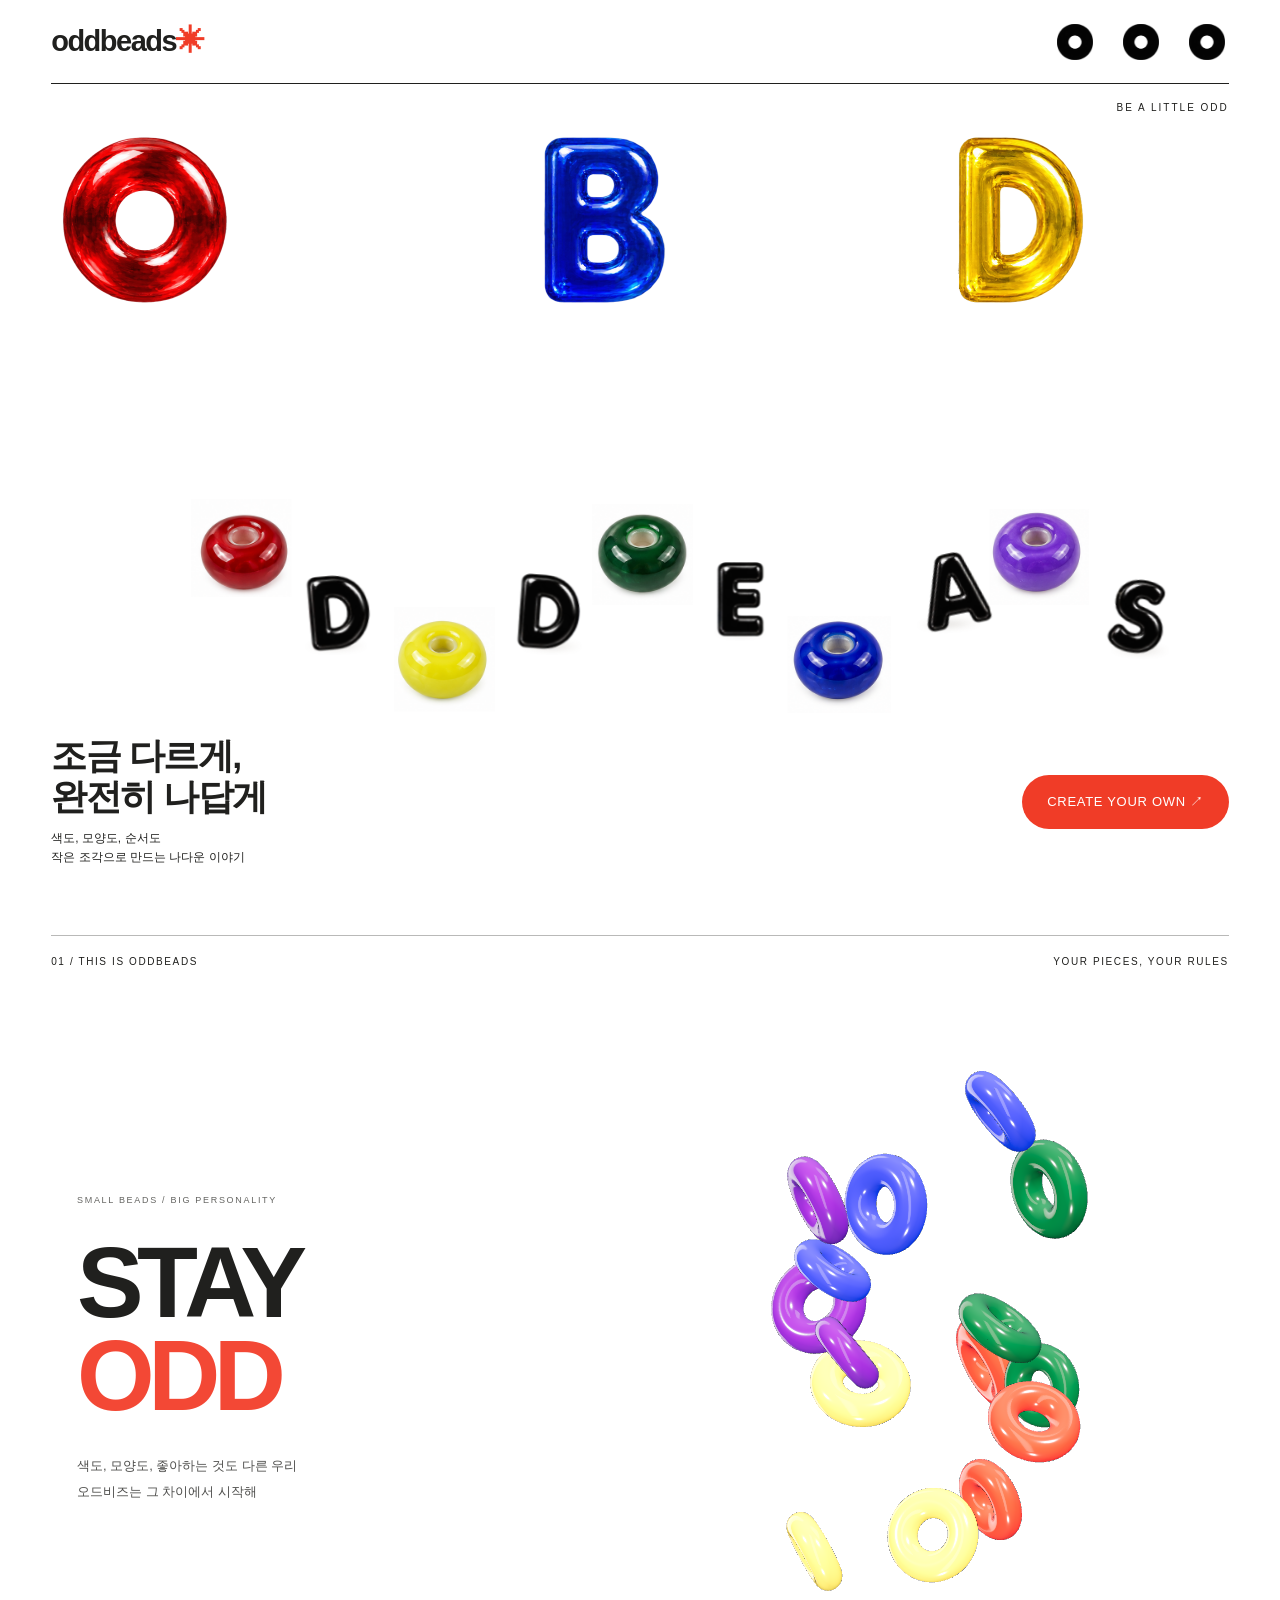
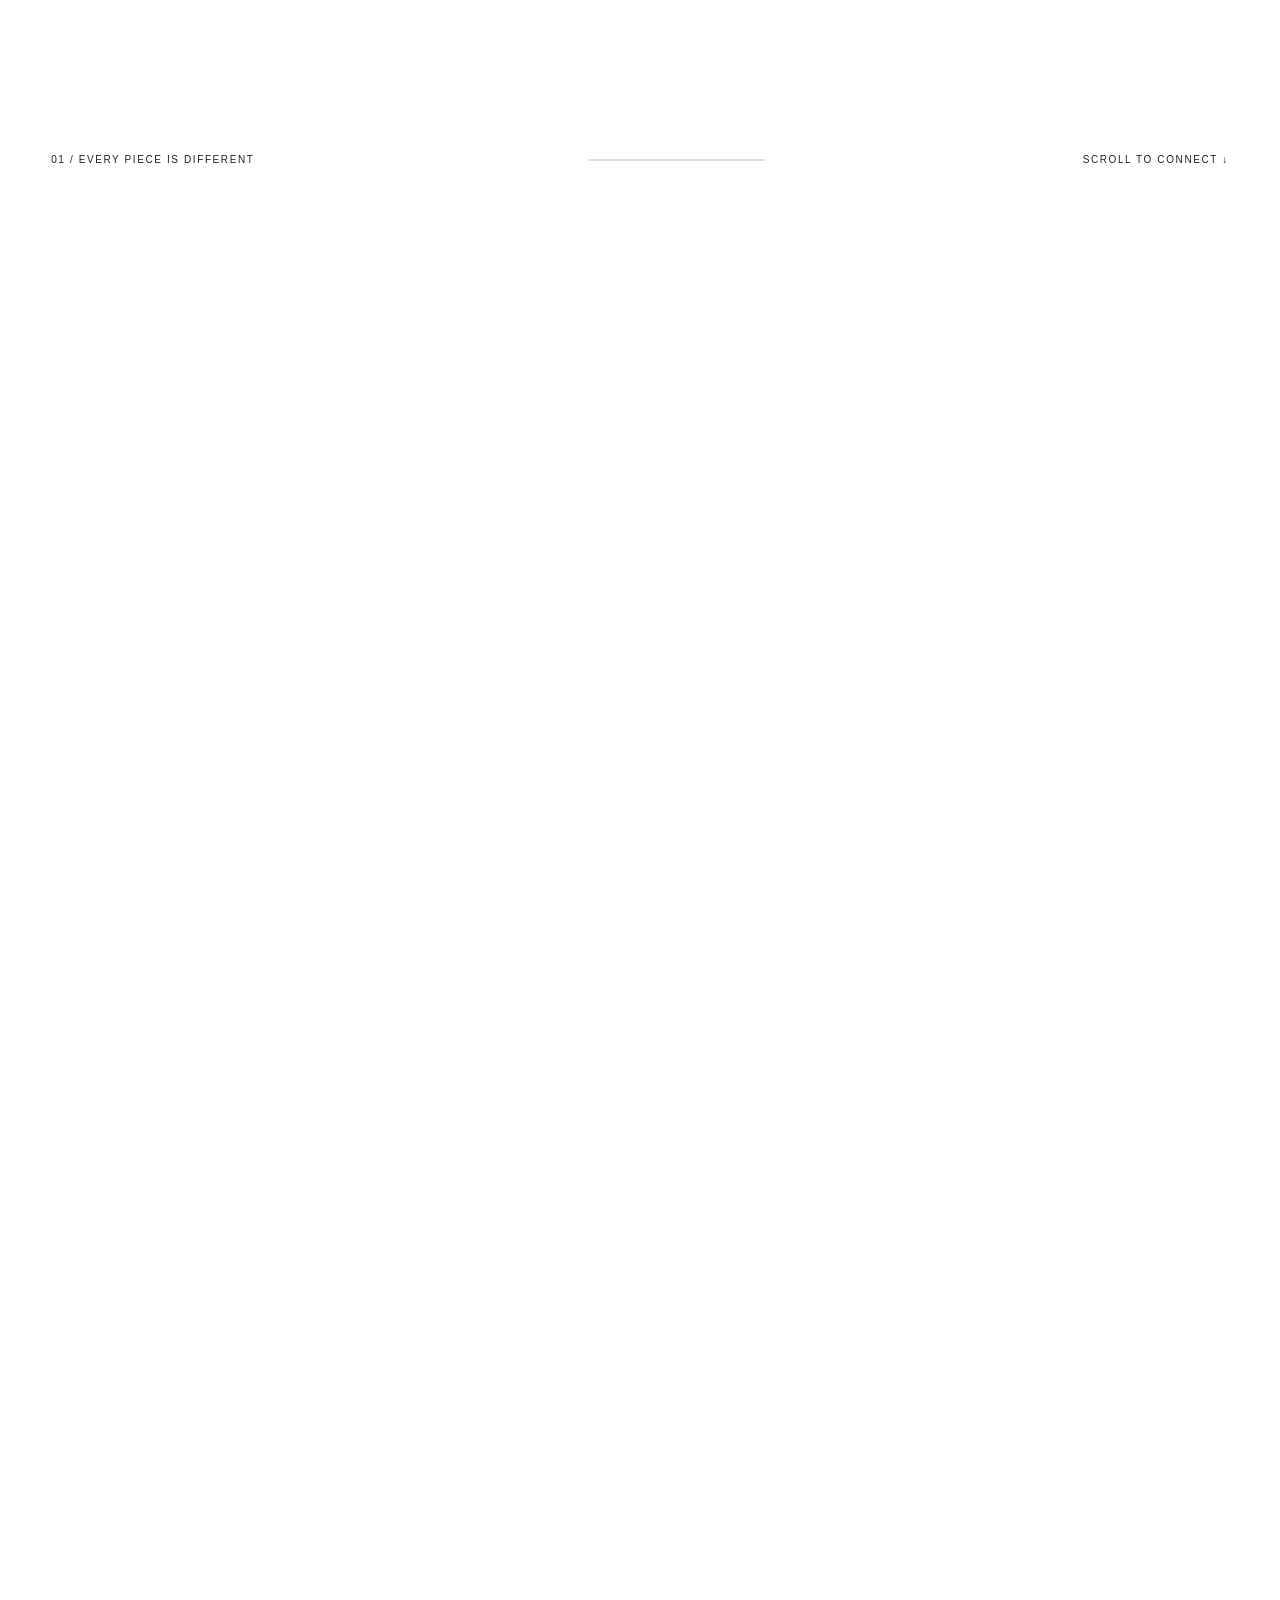
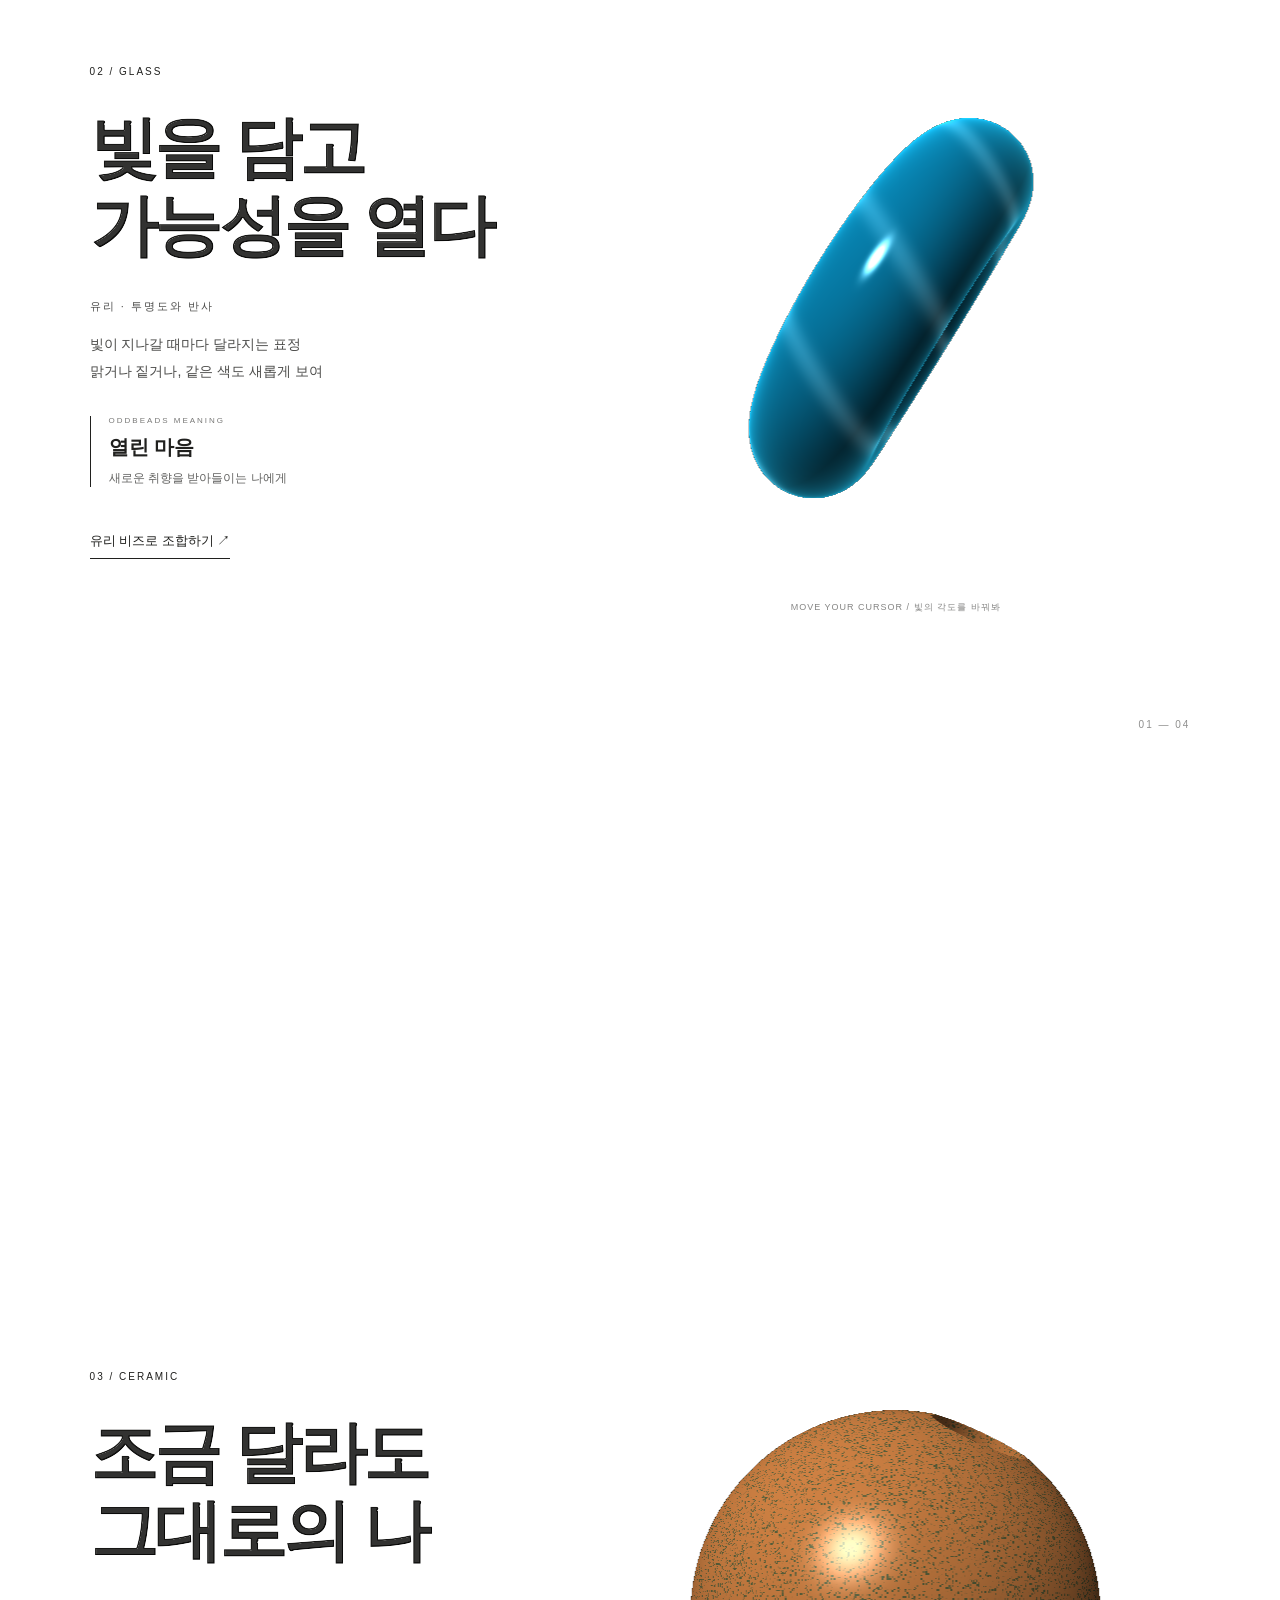
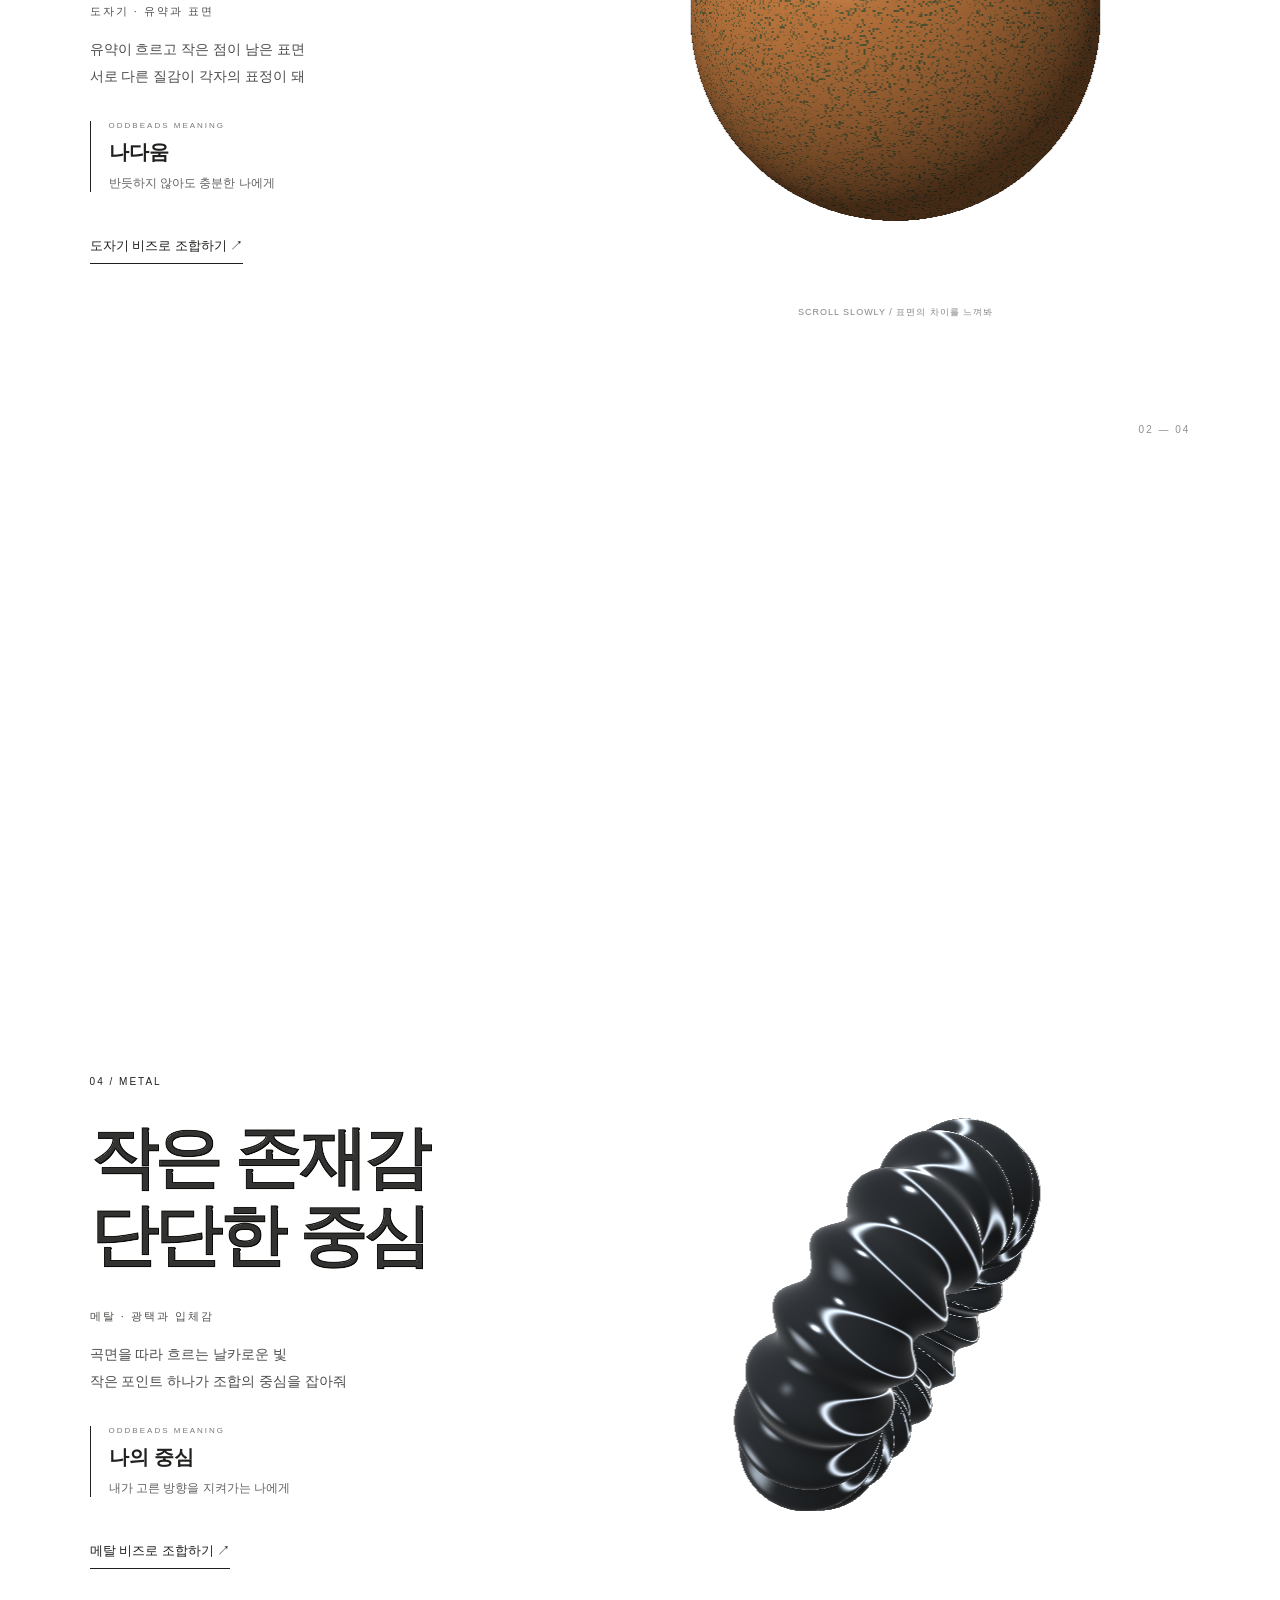
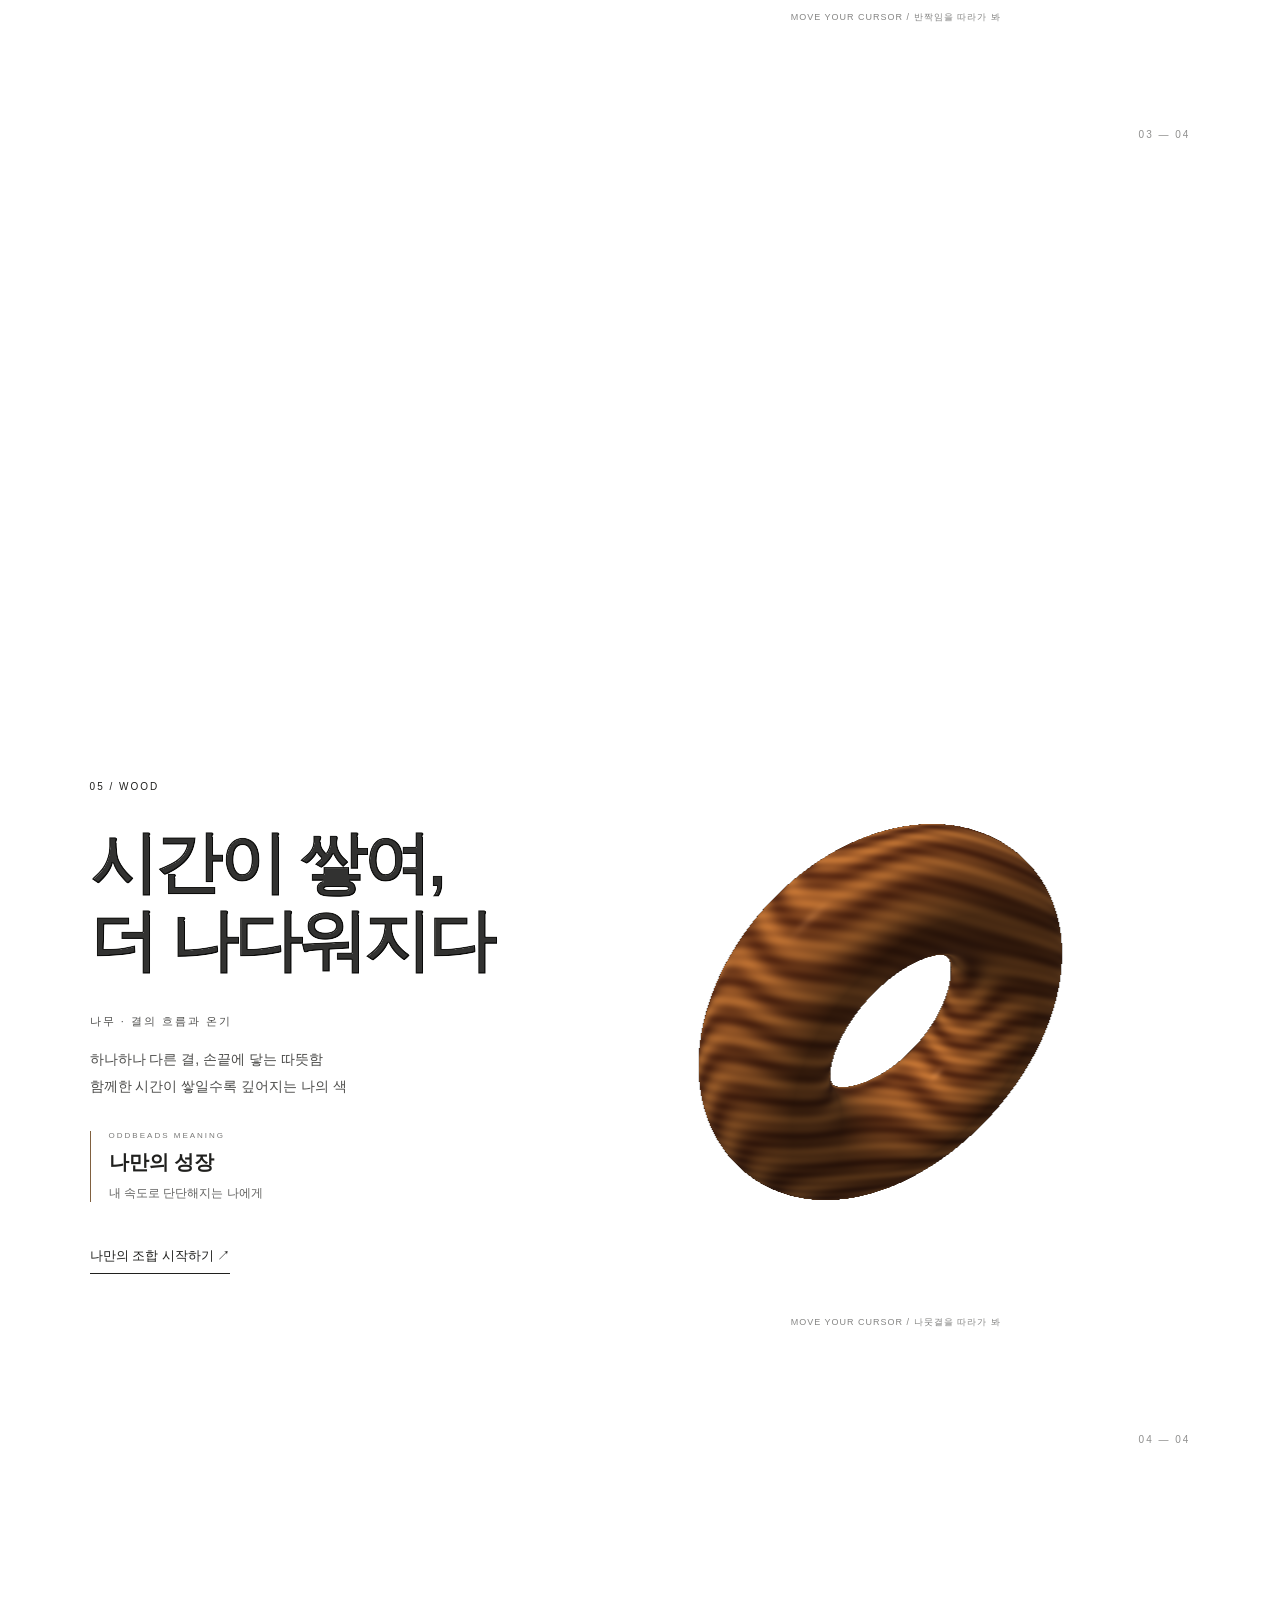
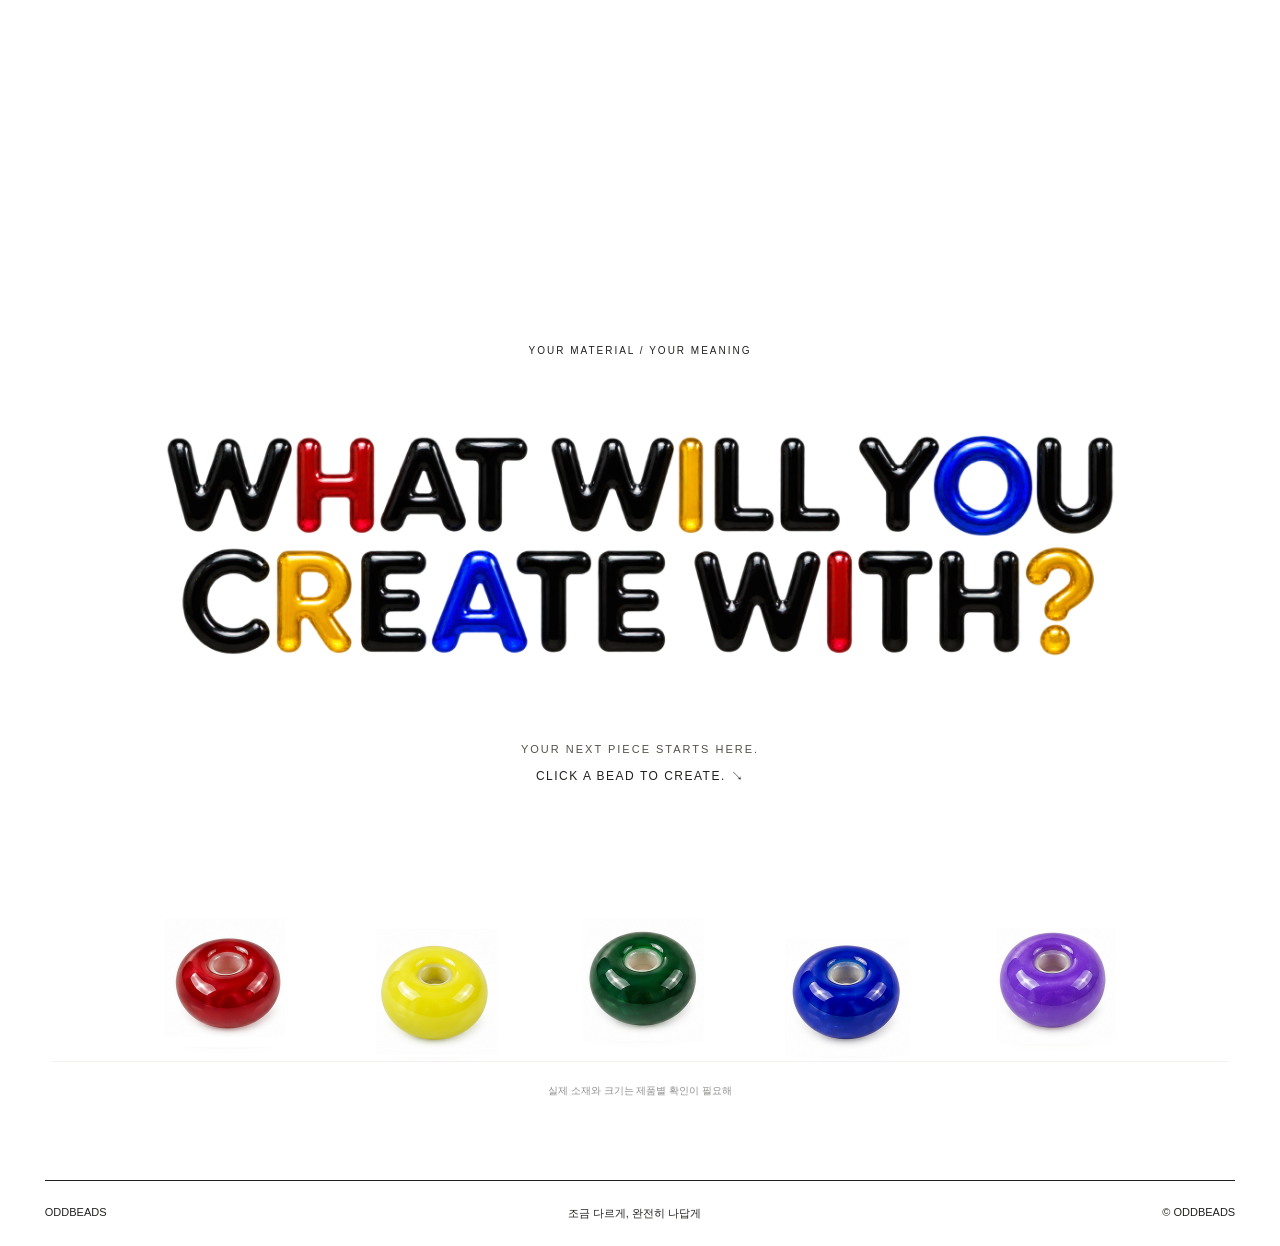
<file: index.html>
<!doctype html><html lang="ko"><head><meta charset="utf-8"><meta name="viewport" content="width=device-width,initial-scale=1"><title>ODDBEADS — 조금 다르게, 완전히 나답게</title><meta name="description" content="오드비즈. 작은 조각으로 만드는 나다운 이야기"><style>
*{box-sizing:border-box}html{scroll-behavior:smooth}body{margin:0;background:#f5f3ed;color:#20201e;font-family:Helvetica,Arial,'Apple SD Gothic Neo',sans-serif}a{color:inherit;text-decoration:none}button{font:inherit;cursor:pointer}header{margin:0 3.5%;height:104px;border-bottom:1px solid;display:flex;align-items:center;justify-content:space-between}.brand{font-size:29px;font-weight:800;letter-spacing:-1.5px}.brand span{color:#f03c27}nav{display:flex;gap:38px;font-size:15px}.cta{border:1px solid;border-radius:40px;background:transparent;padding:16px 23px;font-size:15px}.hero{padding:48px 3.5% 70px;overflow:hidden}.eyebrow{display:flex;justify-content:space-between;font-size:12px;letter-spacing:2px}.logo-stage{height:clamp(180px,22vw,380px);display:flex;align-items:center;justify-content:center;margin:40px auto 0;position:relative}.letter{height:100%;display:flex;align-items:center;justify-content:center;flex-shrink:1;min-width:0;animation:arrival 1.65s both;animation-delay:calc(var(--i)*55ms);transform-origin:center}.letter img{width:100%;max-height:100%;object-fit:contain;display:block;transition:transform .25s}.letter:hover img{transform:translateY(-9px) rotate(4deg)}@keyframes arrival{0%{opacity:0;transform:translate(var(--sx),-380px) rotate(var(--spin))}12%{opacity:1}48%{transform:translate(0,35px) rotate(-8deg)}65%{transform:translate(0,-45px) rotate(5deg)}79%{transform:translate(0,15px) rotate(-3deg)}91%{transform:translate(0,-8px) rotate(1deg)}100%{opacity:1;transform:translate(0,0) rotate(0)}}.beads{height:clamp(270px,27vw,450px);position:relative;margin:10px auto 0;max-width:1600px}.bead{position:absolute;width:18%;border:0;background:none;padding:0;animation:bead-arrive .9s 1.55s both;transition:transform .3s}.bead img{width:100%;display:block;mix-blend-mode:multiply}.bead:hover{transform:translateY(-15px) rotate(7deg)}.red{left:4%;top:5%}.yellow{left:23%;top:32%}.green{left:43%;top:0}.star{left:63%;top:34%}.purple{left:81%;top:-3%}@keyframes bead-arrive{from{opacity:0;translate:0 45px}to{opacity:1;translate:0 0}}.hero-bottom{display:flex;justify-content:space-between;align-items:end;margin-top:35px}h1{font-size:clamp(34px,4vw,65px);line-height:1.17;letter-spacing:-2.5px;margin:0}.hero-bottom p{font-size:15px;line-height:1.9}.actions{display:flex;align-items:center;gap:20px}.main-cta{background:#f03c27;color:#fff;border:0;border-radius:35px;padding:20px 28px}.replay{background:none;border:0;border-bottom:1px solid;padding:8px 0;font-size:12px}.about{margin:0 3.5%;padding:75px 0;border-top:1px solid;display:grid;grid-template-columns:1fr 1fr;gap:30px}.about h2{font-size:36px;letter-spacing:-1px;margin:0}.about p{font-size:15px;line-height:2;margin:0;max-width:450px}.small{font-size:10px;letter-spacing:2px;display:block;margin-bottom:18px}footer{margin:0 3.5%;border-top:1px solid;padding:25px 0;display:flex;justify-content:space-between;font-size:11px}dialog{border:1px solid;border-radius:4px;padding:35px;max-width:380px;background:#f5f3ed}dialog::backdrop{background:#0005}dialog p{line-height:1.8}dialog button{background:#20201e;color:white;border:0;padding:12px 22px;border-radius:30px}a:focus-visible,button:focus-visible{outline:2px solid #f03c27;outline-offset:5px}@media(max-width:700px){header{height:78px}.brand{font-size:23px}nav{display:none}.cta{font-size:12px;padding:12px 16px}.hero{padding-top:30px}.eyebrow{font-size:8px;letter-spacing:1px}.logo-stage{height:140px;margin-top:30px}.beads{height:210px;margin-top:15px}.bead{width:23%}.red{left:0}.yellow{left:18%;top:45%}.green{left:39%}.star{left:59%;top:45%}.purple{left:78%}.hero-bottom{margin-top:30px;display:block}.hero-bottom h1{font-size:42px}.actions{margin-top:25px}.about{grid-template-columns:1fr;padding:45px 0}.about h2{font-size:28px}footer{gap:20px;flex-wrap:wrap}}@media(prefers-reduced-motion:reduce){*{animation:none!important;transition:none!important}html{scroll-behavior:auto}}
.bead{mix-blend-mode:multiply}.bead img{mix-blend-mode:normal}@media(max-width:700px){.beads{height:275px}.star{top:38%}.yellow{top:38%}} .red,.green,.purple{top:0}.red,.green,.purple{animation-delay:1.55s}@media(max-width:700px){.red,.green,.purple{top:0}}
/* Reference composition: measurements scale with the full viewport. */
header{margin:0 4%;height:5.8vw;min-height:84px}.hero{padding:2.9vw 4% 60px}.eyebrow{font-size:clamp(10px,.78vw,16px)}.logo-stage{height:14vw;min-height:150px;max-height:none;margin:3.7vw 0 0;justify-content:space-between}.letter{height:100%}.letter img{height:100%;width:100%;object-fit:fill}.beads{max-width:none;height:18vw;min-height:220px;margin:1.5vw 0 0}.bead{width:13.4%}.red{left:12%;top:0}.yellow{left:26.4%;top:3.2vw}.green{left:43.6%;top:0}.star{left:61%;top:3.2vw}.purple{left:73.5%;top:0}.hero-bottom{margin-top:1.7vw}h1{font-size:clamp(34px,3.15vw,65px)}
@media(max-width:700px){header{height:78px;min-height:0}.hero{padding-top:30px}.logo-stage{height:15vw;min-height:90px;margin-top:35px}.letter img{object-fit:contain}.beads{height:43vw;min-height:190px;margin-top:20px}.bead{width:20%}.red{left:0;top:0}.yellow{left:20%;top:12vw}.green{left:40%;top:0}.star{left:60%;top:12vw}.purple{left:80%;top:0}.hero-bottom{margin-top:25px}}
.beads{display:flex;align-items:flex-start;justify-content:space-evenly;height:13vw;min-height:150px;gap:0;padding-top:0}.beads .bead{position:relative;left:auto;right:auto;top:auto;width:8.93%;flex:0 0 8.93%;margin:0}.beads .bead img{aspect-ratio:1;object-fit:contain}@media(max-width:700px){.beads{height:25vw;min-height:115px;margin-top:25px}.beads .bead{left:auto;top:auto;width:13.33%;flex-basis:13.33%}}.beads{display:block;position:relative;height:18vw;min-height:200px;padding:0}.beads .bead{position:absolute;width:8.93%;margin:0;animation-duration:1.17s}.beads .red{left:16%;top:0}.beads .green{left:45.535%;top:0}.beads .purple{left:75.07%;top:0}.beads .yellow{left:30.7675%;top:7.2vw}.beads .star{left:60.3025%;top:7.2vw}.beads .bead{transition-duration:.39s}@media(max-width:700px){.beads{height:34vw;min-height:170px}.beads .bead{width:13.33%}.beads .red{left:9%;top:0}.beads .green{left:43.335%;top:0}.beads .purple{left:77.67%;top:0}.beads .yellow{left:26.1675%;top:13vw}.beads .star{left:60.5025%;top:13vw}}/* Enlarge bead artwork around its existing center; preserve layout and motion. */
.beads .bead img{scale:1.5;transform-origin:center}
.beads{margin-top:clamp(65px,5vw,120px)}@media(max-width:700px){.beads{margin-top:60px}}.beads{display:flex;align-items:flex-start;justify-content:space-evenly}.beads .bead{position:relative;left:auto!important;top:0!important;right:auto;flex:0 0 8.93%}@media(max-width:700px){.beads .bead{flex-basis:13.33%}}.beads{display:grid;grid-template-columns:repeat(5,minmax(0,1fr));align-items:start;justify-items:center;gap:0;padding:0 8%;height:13vw;min-height:145px}.beads .bead{position:relative;left:auto!important;top:0!important;right:auto;width:53.15%;max-width:none;margin:0;flex:none}.beads .bead img{scale:1;aspect-ratio:1;object-fit:contain;transform-origin:center}@media(max-width:700px){.beads{padding:0 2%;height:23vw;min-height:110px}.beads .bead{width:69.4%;flex:none}}.beads{height:18vw;min-height:190px}.beads .yellow,.beads .star{top:6vw!important}.beads .red,.beads .green,.beads .purple{top:0!important}@media(max-width:700px){.beads{height:35vw;min-height:160px}.beads .yellow,.beads .star{top:12vw!important}}.beads .bead img{scale:1.3}.beads{display:grid;grid-template-columns:repeat(5,minmax(0,1fr));align-items:start;justify-items:center;gap:0;height:13vw;min-height:145px}.beads .bead,.beads .red,.beads .yellow,.beads .green,.beads .star,.beads .purple{top:0!important;left:auto!important;position:relative;margin:0}.beads .bead img{scale:1.3;aspect-ratio:1;object-fit:contain}@media(max-width:700px){.beads{height:23vw;min-height:110px}.beads .bead{top:0!important}}.beads{display:grid;grid-template-columns:repeat(5,minmax(0,1fr));grid-template-rows:auto auto;align-items:start;justify-items:center;row-gap:0;height:18vw;min-height:190px}.beads .red{grid-column:1;grid-row:1;top:0!important}.beads .green{grid-column:3;grid-row:1;top:0!important}.beads .purple{grid-column:5;grid-row:1;top:0!important}.beads .yellow{grid-column:2;grid-row:1;top:6vw!important}.beads .star{grid-column:4;grid-row:1;top:6vw!important}@media(max-width:700px){.beads{height:35vw;min-height:160px}.beads .yellow,.beads .star{top:12vw!important}.beads .red,.beads .green,.beads .purple{top:0!important}}.beads .bead{align-self:start;transform-origin:center}.beads .bead img{display:block;width:100%;height:auto;aspect-ratio:1;object-fit:contain}.beads .yellow,.beads .star{top:7.2vw!important}@media(max-width:700px){.beads .yellow,.beads .star{top:14.4vw!important}}</style><link rel="stylesheet" href="story.css?v=restored-25"><style>header nav a{display:inline-flex;align-items:center;gap:8px}header nav a::before{content:"";width:10px;height:10px;flex:0 0 10px;border-radius:50%;background:var(--menu-color)}header .nav-beads{--menu-color:#f03224}header .nav-story{--menu-color:#1645ed}header .nav-emotions{--menu-color:#f0cd00}header nav a:hover{color:var(--menu-color)}@media(max-width:760px){header nav{gap:12px;flex-wrap:wrap}header nav a{font-size:10px;gap:5px}header .cta{font-size:10px;padding:10px}}</style><style>header .bead-navigation{display:flex;align-items:center;gap:24px;overflow:visible}header .bead-navigation a{position:relative;display:flex;align-items:center;justify-content:center;width:64px;height:64px;padding:0;overflow:visible}header .bead-navigation a::before{display:none}header .bead-navigation img{display:block;width:64px;height:64px;object-fit:contain;transition:transform .3s ease}header .bead-navigation a span{position:absolute;top:calc(100% + 5px);left:50%;transform:translate(-50%,-4px);white-space:nowrap;background:#20201e;color:#fff;padding:9px 13px;border-radius:20px;font-size:11px;letter-spacing:1px;opacity:0;visibility:hidden;transition:opacity .2s,transform .2s;pointer-events:none;z-index:100}header .bead-navigation a:hover span,header .bead-navigation a:focus-visible span{opacity:1;visibility:visible;transform:translate(-50%,0)}header .bead-navigation a:hover img,header .bead-navigation a:focus-visible img{transform:translateY(-4px) rotate(-8deg) scale(1.08)}@media(max-width:760px){header .bead-navigation{gap:6px}header .bead-navigation a,header .bead-navigation img{width:40px;height:40px}header .bead-navigation a span{font-size:9px;padding:7px 9px}}@media(prefers-reduced-motion:reduce){header .bead-navigation img,header .bead-navigation a span{transition:none}}</style><style id="navigation-swap">
header .bead-navigation{gap:clamp(24px,4vw,72px)}
header .bead-navigation a{width:116px;height:70px}
header .bead-navigation img{width:64px;height:64px;transition:opacity .22s,transform .22s}
header .bead-navigation a span{inset:0;display:flex;align-items:center;justify-content:center;white-space:normal;text-align:center;background:none;color:#20201e;border-radius:0;padding:0;font-size:12px;line-height:1.5;letter-spacing:.8px;transform:none}
header .bead-navigation a:hover img,header .bead-navigation a:focus-visible img{opacity:0;transform:scale(.85)}
header .bead-navigation a:hover span,header .bead-navigation a:focus-visible span{opacity:1;visibility:visible;transform:none}
@media(max-width:760px){header .bead-navigation{gap:12px}header .bead-navigation a{width:64px;height:48px}header .bead-navigation img{width:40px;height:40px}header .bead-navigation a span{font-size:9px}header{flex-wrap:wrap;height:auto;min-height:100px;gap:12px;padding:12px 0}header .bead-navigation{order:3;width:100%;justify-content:space-evenly}}
</style><style>header .bead-navigation{gap:22px}header .bead-navigation a{width:44px;height:44px}header .bead-navigation img{width:36px;height:36px;object-fit:contain}@media(max-width:760px){header .bead-navigation{gap:10px}header .bead-navigation a{width:34px;height:38px}header .bead-navigation img{width:28px;height:28px}}</style><style>header .bead-navigation img{filter:brightness(0)}</style><link rel="stylesheet" href="about-experience.css?v=thin-strung-23"><link rel="stylesheet" href="home-strings.css?v=thread-arrival-15"></head><body><svg class="bead-type-filters" xmlns="http://www.w3.org/2000/svg" width="0" height="0" aria-hidden="true" focusable="false"><defs><filter id="bead-type-finish" x="-2%" y="-3%" width="104%" height="106%" color-interpolation-filters="sRGB"><feGaussianBlur in="SourceAlpha" stdDeviation="0.75" result="roundedSurface"/><feDiffuseLighting in="roundedSurface" surfaceScale="2.5" diffuseConstant="0.92" lighting-color="#ffffff" result="surfaceShade"><feDistantLight azimuth="225" elevation="62"/></feDiffuseLighting><feComposite in="surfaceShade" in2="SourceGraphic" operator="arithmetic" k1="0.78" k2="0" k3="0.22" k4="0" result="coloredSurface"/><feSpecularLighting in="roundedSurface" surfaceScale="3.2" specularConstant="0.58" specularExponent="24" lighting-color="#ffffff" result="polish"><feDistantLight azimuth="225" elevation="55"/></feSpecularLighting><feComposite in="polish" in2="SourceAlpha" operator="in" result="clippedPolish"/><feComposite in="coloredSurface" in2="clippedPolish" operator="arithmetic" k1="0" k2="1" k3="0.48" k4="0" result="finish"/><feComposite in="finish" in2="SourceAlpha" operator="in"/></filter></defs></svg><header><a href="#" class="brand">oddbeads<span>✳</span></a><nav class="bead-navigation" aria-label="Main navigation"><a href="#beads" aria-label="Explore beads"><img src="assets/letter-0.png?v=clean2" alt=""><span>EXPLORE BEADS</span></a><a href="#story" aria-label="Little meanings"><img src="assets/letter-0.png?v=clean2" alt=""><span>LITTLE MEANINGS</span></a><a href="emotions.html" aria-label="Style mix"><img src="assets/letter-0.png?v=clean2" alt=""><span>STYLE MIX</span></a></nav></header><main><section class="hero"><div class="eyebrow"><span aria-hidden="true"></span><span>BE A LITTLE ODD</span></div><div class="logo-stage" role="img" aria-label="ODDBEADS"></div><div class="beads" id="beads"><button class="bead red" aria-label="빨강 도넛 비즈"><img src="assets/bead-red-aligned.png" alt="빨강 도넛 비즈"></button><button class="bead yellow" aria-label="노랑 도넛 비즈"><img src="assets/bead-yellow-aligned.png" alt="노랑 도넛 비즈"></button><button class="bead green" aria-label="초록 도넛 비즈"><img src="assets/bead-green-aligned.png" alt="초록 도넛 비즈"></button><button class="bead star" aria-label="파랑 도넛 비즈"><img src="assets/bead-blue-aligned.png" alt="파랑 도넛 비즈"></button><button class="bead purple" aria-label="보라 도넛 비즈"><img src="assets/bead-purple-aligned.png" alt="보라 도넛 비즈"></button></div><div class="hero-bottom"><div><h1>조금 다르게,<br>완전히 나답게</h1><p>색도, 모양도, 순서도<br>작은 조각으로 만드는 나다운 이야기</p></div><div class="actions"><button class="main-cta" data-custom>CREATE YOUR OWN ↗</button></div></div></section><section class="brand-story scroll-scene about-experience" id="story" data-tone="intro"><div class="about-sticky"><div class="about-topline"><span>01 / THIS IS ODDBEADS</span><span>YOUR PIECES, YOUR RULES</span></div><div class="about-editorial"><div class="about-slide about-slide-one"><span class="about-label">SMALL BEADS / BIG PERSONALITY</span><h2>STAY<br><em>ODD</em></h2><p>색도, 모양도, 좋아하는 것도 다른 우리<br>오드비즈는 그 차이에서 시작해</p></div><div class="about-slide about-slide-two"><span class="about-label">DIFFERENT PIECES / ONE YOU</span><h2>STRUNG<br><em>YOUR WAY</em></h2><p>빛나는 유리, 투박한 도자기, 단단한 메탈<br>마음에 드는 조각을 고르고, 네 순서대로 꿰어봐<br>정답은 없어 · 네가 좋아하면 그게 너다운 조합이야</p><a href="custom.html" class="about-start">CREATE YOUR OWN <span>↗</span></a></div></div><div id="about-canvas" aria-label="스크롤하면 흩어진 3D 비즈가 하나의 팔찌로 모이는 인터랙션"></div><div class="about-bottomline"><span class="about-step">01 / EVERY PIECE IS DIFFERENT</span><div class="about-progress"><i></i></div><span>SCROLL TO CONNECT ↓</span></div></div></section>
<section class="material-scene scroll-scene" data-tone="glass"><div class="material-sticky"><div class="material-copy"><span class="chapter">02 / GLASS</span><h2>빛을 담고<br>가능성을 열다</h2><p class="material-detail">유리 · 투명도와 반사</p><p>빛이 지나갈 때마다 달라지는 표정<br>맑거나 짙거나, 같은 색도 새롭게 보여</p><div class="meaning"><small>ODDBEADS MEANING</small><strong>열린 마음</strong><span>새로운 취향을 받아들이는 나에게</span></div><a href="custom.html?material=glass">유리 비즈로 조합하기 ↗</a></div><div class="material-art"><canvas data-material="0" aria-label="마우스와 스크롤에 반응하는 입체 유리 도넛 비즈"></canvas><span class="art-hint">MOVE YOUR CURSOR / 빛의 각도를 바꿔봐</span></div><div class="scene-number">01 — 04</div></div></section>
<section class="material-scene scroll-scene" data-tone="ceramic"><div class="material-sticky"><div class="material-copy"><span class="chapter">03 / CERAMIC</span><h2>조금 달라도<br>그대로의 나</h2><p class="material-detail">도자기 · 유약과 표면</p><p>유약이 흐르고 작은 점이 남은 표면<br>서로 다른 질감이 각자의 표정이 돼</p><div class="meaning"><small>ODDBEADS MEANING</small><strong>나다움</strong><span>반듯하지 않아도 충분한 나에게</span></div><a href="custom.html?material=ceramic">도자기 비즈로 조합하기 ↗</a></div><div class="material-art"><canvas data-material="1" aria-label="입체 도자기 비즈의 점박이 질감"></canvas><span class="art-hint">SCROLL SLOWLY / 표면의 차이를 느껴봐</span></div><div class="scene-number">02 — 04</div></div></section>
<section class="material-scene scroll-scene" data-tone="metal"><div class="material-sticky"><div class="material-copy"><span class="chapter">04 / METAL</span><h2>작은 존재감<br>단단한 중심</h2><p class="material-detail">메탈 · 광택과 입체감</p><p>곡면을 따라 흐르는 날카로운 빛<br>작은 포인트 하나가 조합의 중심을 잡아줘</p><div class="meaning"><small>ODDBEADS MEANING</small><strong>나의 중심</strong><span>내가 고른 방향을 지켜가는 나에게</span></div><a href="custom.html?material=metal">메탈 비즈로 조합하기 ↗</a></div><div class="material-art"><canvas data-material="2" aria-label="빛을 반사하며 회전하는 입체 메탈 비즈"></canvas><span class="art-hint">MOVE YOUR CURSOR / 반짝임을 따라가 봐</span></div><div class="scene-number">03 — 04</div></div></section>
<section class="material-scene scroll-scene" data-tone="wood"><div class="material-sticky"><div class="material-copy"><span class="chapter">05 / WOOD</span><h2>시간이 쌓여,<br>더 나다워지다</h2><p class="material-detail">나무 · 결의 흐름과 온기</p><p>하나하나 다른 결, 손끝에 닿는 따뜻함<br>함께한 시간이 쌓일수록 깊어지는 나의 색</p><div class="meaning"><small>ODDBEADS MEANING</small><strong>나만의 성장</strong><span>내 속도로 단단해지는 나에게</span></div><a href="custom.html">나만의 조합 시작하기 ↗</a></div><div class="material-art"><canvas data-material="3" aria-label="마우스와 스크롤에 반응하는 나뭇결 도넛 비즈"></canvas><span class="art-hint">MOVE YOUR CURSOR / 나뭇결을 따라가 봐</span></div><div class="scene-number">04 — 04</div></div></section>
<section class="story-finale scroll-scene finale-playground" data-tone="final"><span class="chapter">YOUR MATERIAL / YOUR MEANING</span><h2><img class="finale-title-art" src="assets/finale-title-glossy-v2-thin.png" alt="WHAT WILL YOU CREATE WITH?"></h2><p class="finale-invitation">YOUR NEXT PIECE STARTS HERE.<span>CLICK A BEAD TO CREATE. ↘</span></p><div class="finale-bead-floor" aria-label="통통 튀는 도넛 비즈"><a class="finale-bead finale-bead-0" href="custom.html" aria-label="Create your own with red bead"><img src="assets/bead-red-aligned.png" alt=""><span class="finale-bead-shadow" aria-hidden="true"></span></a><a class="finale-bead finale-bead-1" href="custom.html" aria-label="Create your own with yellow bead"><img src="assets/bead-yellow-aligned.png" alt=""><span class="finale-bead-shadow" aria-hidden="true"></span></a><a class="finale-bead finale-bead-2" href="custom.html" aria-label="Create your own with green bead"><img src="assets/bead-green-aligned.png" alt=""><span class="finale-bead-shadow" aria-hidden="true"></span></a><a class="finale-bead finale-bead-3" href="custom.html" aria-label="Create your own with blue bead"><img src="assets/bead-blue-aligned.png" alt=""><span class="finale-bead-shadow" aria-hidden="true"></span></a><a class="finale-bead finale-bead-4" href="custom.html" aria-label="Create your own with purple bead"><img src="assets/bead-purple-aligned.png" alt=""><span class="finale-bead-shadow" aria-hidden="true"></span></a></div><div class="finale-copy"><small>실제 소재와 크기는 제품별 확인이 필요해</small></div></section></main><footer><span>ODDBEADS</span><span>조금 다르게, 완전히 나답게</span><span>© ODDBEADS</span></footer><dialog id="notice"><h2>곧 이어질 너의 조합</h2><p>커스텀 페이지를 준비하고 있어<br>완성되면 여기서 바로 연결될 거야</p><button id="close">홈으로 돌아가기</button></dialog><script>
const stage=document.querySelector('.logo-stage');const widths=[16,12.5,12.5,12,10.3,13,12,11.7];function entrance(){stage.innerHTML=widths.map((w,i)=>`<span class="letter" style="width:${w}%;--i:${i};--sx:${i%2?'-':'+'}${140+i*35}px;--spin:${i%2?-35:40}deg"><img src="assets/letter-${i}.png?v=clean2" alt=""></span>`).join('')}entrance();const notice=document.querySelector('#notice');document.querySelectorAll('[data-custom]').forEach(b=>b.onclick=()=>{location.href='custom.html'});document.querySelector('#close').onclick=()=>notice.close();notice.addEventListener('click',e=>{if(e.target===notice)notice.close()});document.querySelectorAll('.bead').forEach((el,i)=>el.addEventListener('click',()=>el.animate([{transform:'translateY(0) rotate(0)'},{transform:`translateY(-30px) rotate(${i%2?-10:10}deg)`},{transform:'translateY(0) rotate(0)'}],{duration:624,easing:'ease-out'})));
</script><script src="home-strings.js?v=thread-arrival-15"></script><script src="story.js?v=finale-bridge-19"></script><script src="vendor/three.min.js"></script><script src="about-experience.js?v=glass-material-21"></script><script src="finale-playground.js?v=19"></script></body></html>
</file>
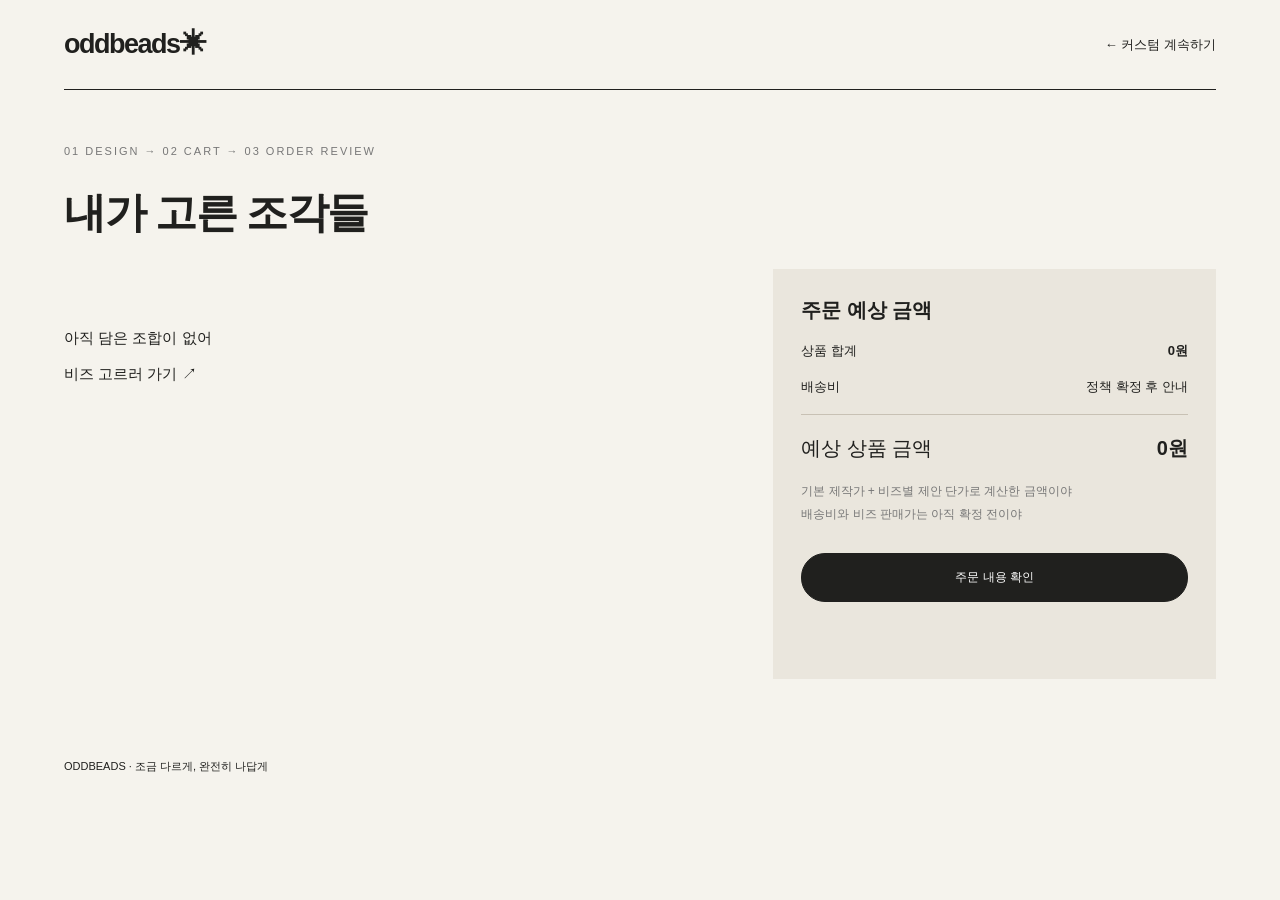
<file: checkout.html>
<!doctype html><html lang="ko"><head><meta charset="utf-8"><meta name="viewport" content="width=device-width,initial-scale=1"><title>장바구니와 주문 — ODDBEADS</title><style>*{box-sizing:border-box}body{margin:0;background:#f5f3ed;color:#20201e;font-family:Helvetica,Arial,'Apple SD Gothic Neo',sans-serif}a{color:inherit;text-decoration:none}header{display:flex;justify-content:space-between;align-items:center;margin:0 5%;height:90px;border-bottom:1px solid}.logo{font-size:27px;font-weight:800;letter-spacing:-1.5px}header a:last-child{font-size:13px}main{margin:55px 5%}h1{font-size:42px;letter-spacing:-1.5px}.steps{font-size:11px;letter-spacing:2px;color:#777}.layout{display:grid;grid-template-columns:1.5fr 1fr;gap:45px}.item{border-top:1px solid #c7c2b8;padding:25px 0}.item h2{font-size:21px}.meta{font-size:12px;color:#6e695f;line-height:1.9}.beads{display:flex;flex-wrap:wrap;gap:2px;margin:15px 0}.beads img{width:30px;height:30px;object-fit:contain}.item-bottom{display:flex;justify-content:space-between;align-items:center}.quantity{display:flex;gap:15px;align-items:center}button{font:inherit;cursor:pointer;border:1px solid #aaa69b;background:none;padding:8px 13px;border-radius:24px;font-size:12px}.remove{border:0;text-decoration:underline}.summary{padding:28px;background:#eae6dd;align-self:start;position:sticky;top:25px}.summary h2{font-size:20px;margin-top:0}.row{display:flex;justify-content:space-between;margin:18px 0;font-size:13px}.total{font-size:20px;border-top:1px solid #c8c1b4;padding-top:20px}p{font-size:12px;line-height:1.9}.note{color:#777}.primary{background:#20201e;color:white;width:100%;padding:15px;margin-top:15px;border-color:#20201e}.disabled{opacity:.5;cursor:default}.empty{padding:60px 0;font-size:15px}.detail{border:1px solid #c5beb1;padding:20px;margin-top:20px}footer{margin:80px 5% 20px;font-size:11px}.toast{font-size:12px;color:#a43c24;min-height:25px}@media(max-width:800px){.layout{grid-template-columns:1fr}.summary{position:static}h1{font-size:34px}}button:focus-visible,a:focus-visible{outline:2px solid #f03c27;outline-offset:4px}</style></head><body><header><a class="logo" href="home.html">oddbeads✳</a><a href="custom.html">← 커스텀 계속하기</a></header><main><div class="steps">01 DESIGN → 02 CART → 03 ORDER REVIEW</div><h1>내가 고른 조각들</h1><div class="layout"><section id="cart-items"></section><aside class="summary"><h2>주문 예상 금액</h2><div class="row"><span>상품 합계</span><strong id="subtotal"></strong></div><div class="row"><span>배송비</span><span>정책 확정 후 안내</span></div><div class="row total"><span>예상 상품 금액</span><strong id="total"></strong></div><p class="note">기본 제작가 + 비즈별 제안 단가로 계산한 금액이야<br>배송비와 비즈 판매가는 아직 확정 전이야</p><button class="primary" id="review">주문 내용 확인</button><div id="review-box" hidden class="detail"><strong>주문 내용 확인</strong><p id="review-copy"></p><button id="download">조합 주문서 다운로드</button><p class="note">아직 실제 주문 접수나 결제는 진행되지 않았어<br>결제 서비스 연결 후 구매할 수 있어</p><button class="primary disabled" disabled>결제 연결 준비 중</button></div><p class="toast" id="message" role="status"></p></aside></div></main><footer>ODDBEADS · 조금 다르게, 완전히 나답게</footer><script src="checkout.js"></script></body></html>
</file>
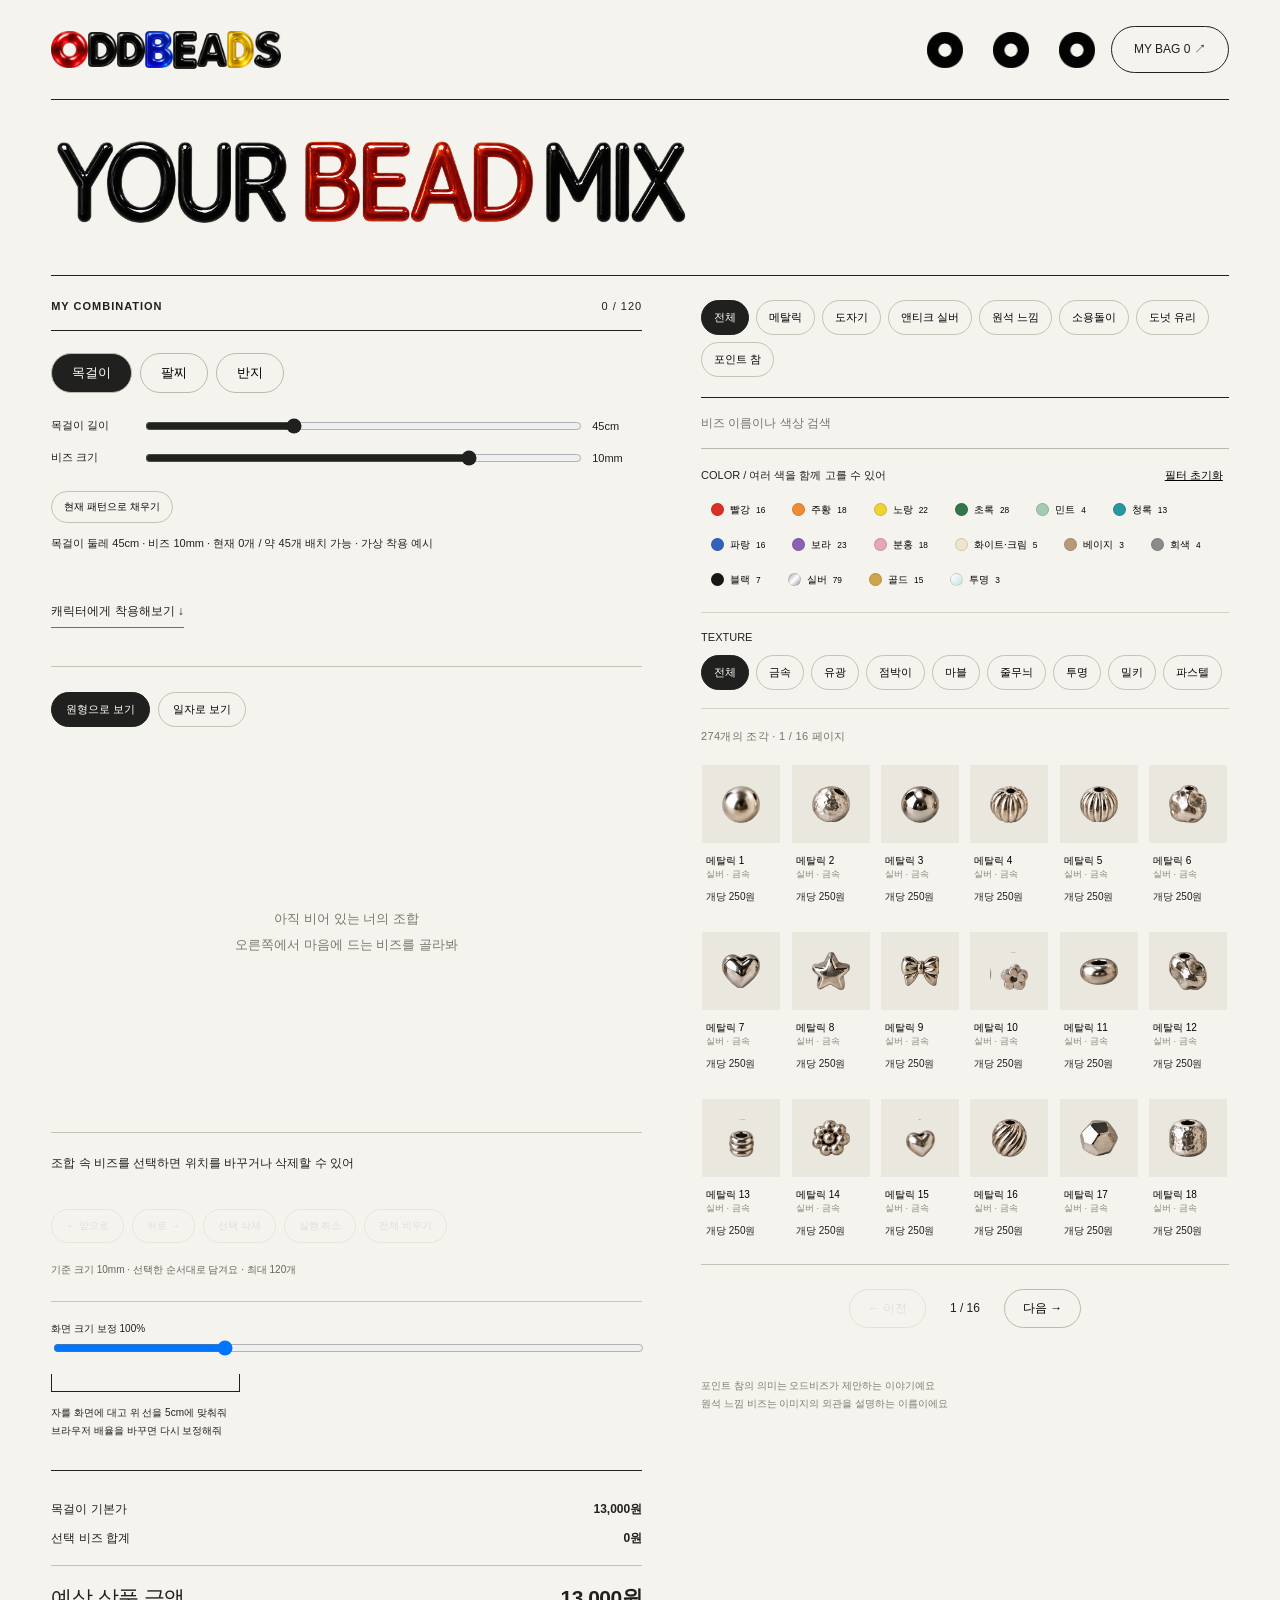
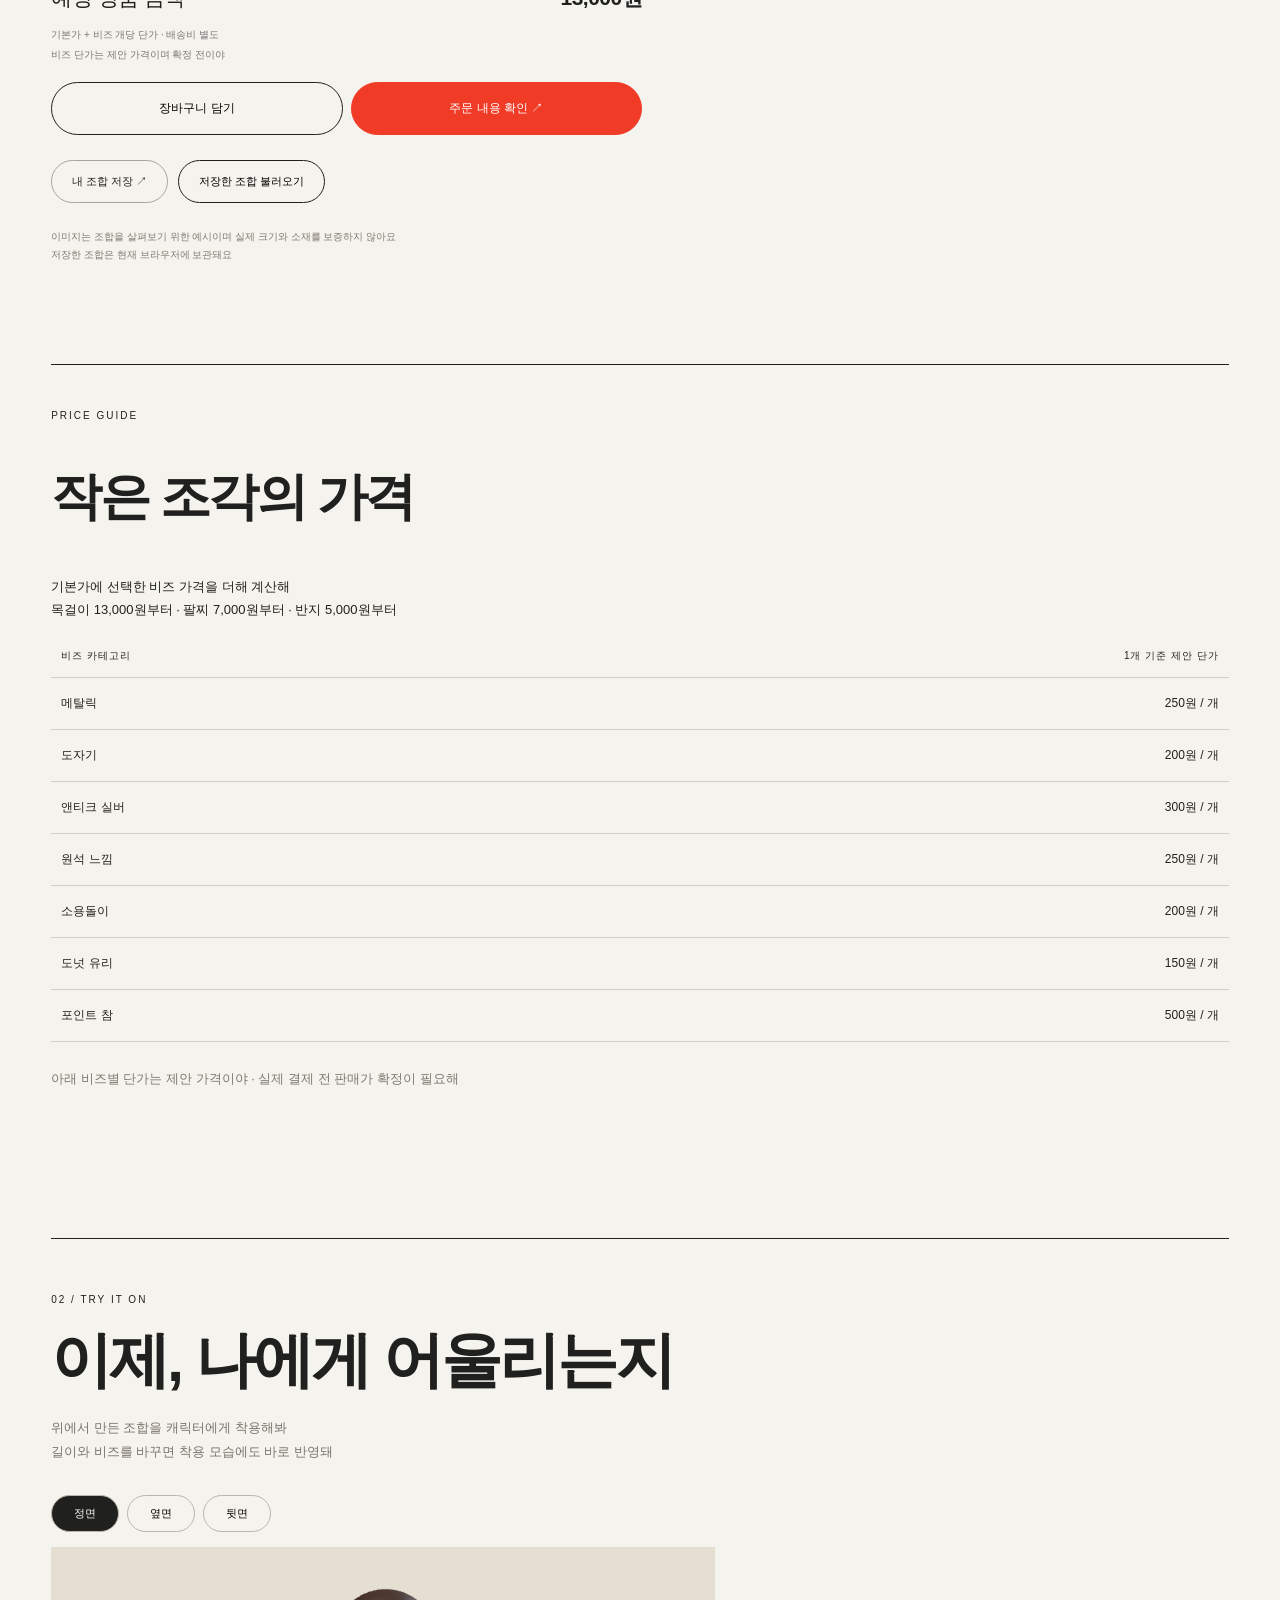
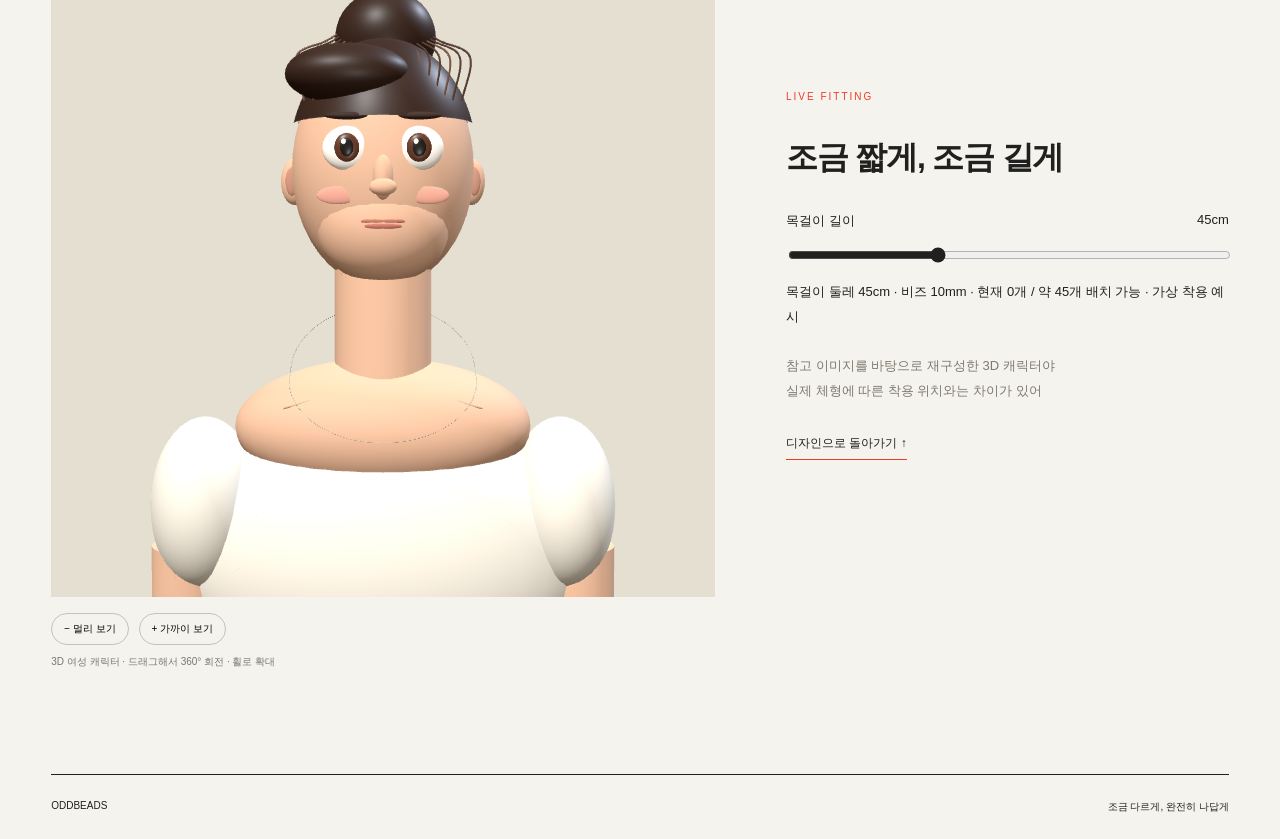
<file: custom-classic.html>
<!doctype html><html lang="ko"><head><meta charset="utf-8"><meta name="viewport" content="width=device-width,initial-scale=1"><title>나만의 조합 — ODDBEADS</title><style>
*{box-sizing:border-box}body{margin:0;background:#f5f3ed;color:#20201e;font-family:Helvetica,Arial,'Apple SD Gothic Neo',sans-serif}button,input,select{font:inherit}button{cursor:pointer}a{color:inherit;text-decoration:none}header{height:90px;margin:0 4%;display:flex;align-items:center;justify-content:space-between;border-bottom:1px solid}.brand{font-weight:800;font-size:27px;letter-spacing:-1.5px}.brand span{color:#f03c27}.back{font-size:13px}.intro{margin:45px 4% 32px}.kicker{font-size:10px;letter-spacing:2px}h1{font-size:42px;letter-spacing:-1.5px;margin:14px 0}p{line-height:1.8}.intro p{font-size:14px;color:#696962}.workspace{display:grid;grid-template-columns:minmax(0,1.05fr) minmax(0,1fr);gap:35px;margin:0 4% 60px}.preview{position:sticky;top:25px;align-self:start;background:#ece9e1;padding:30px;border-radius:2px}.preview-head{display:flex;justify-content:space-between;font-size:12px}.mode{display:flex;gap:8px;margin:25px 0}.mode button,.tools button,.filter-button{border:1px solid #c4c1b8;background:none;border-radius:24px;padding:9px 14px;font-size:12px}.mode .on,.filter-button.on{background:#20201e;color:#fff;border-color:#20201e}.stage{height:340px;position:relative;display:flex;align-items:center;justify-content:center}.strand{display:flex;align-items:center;justify-content:center;flex-wrap:wrap;max-width:100%;gap:0}.strand.circle{position:relative;width:290px;height:290px}.picked{border:0;background:none;padding:0;width:48px;height:48px;position:relative;mix-blend-mode:multiply;flex-shrink:0}.circle .picked{position:absolute;left:50%;top:50%;margin:-24px}.picked.selected{outline:1px solid #f03c27;border-radius:50%}.sprite{display:block;width:100%;height:100%;background-repeat:no-repeat;mix-blend-mode:multiply}.empty{text-align:center;color:#7a776f;font-size:13px;line-height:2}.lineguide{position:absolute;width:80%;height:1px;background:#c5c0b5;z-index:-1}.tools{display:flex;gap:8px;flex-wrap:wrap;margin-top:15px}.tools button:disabled{opacity:.3;cursor:default}.primary{background:#f03c27!important;color:#fff!important;border-color:#f03c27!important}.summary{font-size:12px;color:#67645d;margin:20px 0 0}.selection-info{min-height:62px;margin-top:20px;padding-top:20px;border-top:1px solid #cbc6bb;font-size:13px;line-height:1.7}.browser{min-width:0}.tabs{display:flex;gap:7px;flex-wrap:wrap;padding-bottom:20px;border-bottom:1px solid #c9c6be}.filter-button{white-space:nowrap}.filter-section{padding:18px 0;border-bottom:1px solid #d5d1c8}.filter-heading{display:flex;justify-content:space-between;align-items:center;font-size:11px;margin-bottom:12px}.reset{background:none;border:0;text-decoration:underline;font-size:11px}.colors{display:flex;gap:7px;flex-wrap:wrap}.color{border:1px solid transparent;background:none;border-radius:24px;padding:6px 9px;display:flex;align-items:center;gap:6px;font-size:11px}.color.on{border-color:#20201e}.swatch{height:13px;width:13px;border:1px solid #0002;border-radius:50%;display:inline-block}.textures{display:flex;gap:7px;flex-wrap:wrap}.search{width:100%;background:none;border:0;border-bottom:1px solid #bcb8ae;padding:15px 0;outline-offset:4px;font-size:13px}.results{font-size:11px;color:#77736a;margin:18px 0}.grid{display:grid;grid-template-columns:repeat(4,minmax(0,1fr));gap:12px}.card{padding:0;border:1px solid transparent;background:transparent;text-align:left;min-width:0}.card:hover{border-color:#20201e}.card:focus-visible{outline:2px solid #f03c27}.card-art{aspect-ratio:1;background:#eeece5;padding:4px}.card-label{font-size:11px;line-height:1.5;padding:9px 3px}.card-label small{display:block;color:#7e7a70;font-size:10px}.note{font-size:10px;color:#7e7a70;line-height:1.8;margin-top:25px}.no-results{grid-column:1/-1;padding:50px 0;text-align:center;font-size:13px;color:#777}.toast{position:fixed;bottom:25px;left:50%;transform:translateX(-50%);padding:14px 22px;background:#20201e;color:white;border-radius:30px;font-size:12px;z-index:10;display:none}.save-bar{display:flex;gap:10px;flex-wrap:wrap;margin-top:25px}.save-bar button{border:1px solid #20201e;padding:13px 20px;background:none;border-radius:28px;font-size:12px}footer{border-top:1px solid;margin:0 4%;padding:25px 0;display:flex;justify-content:space-between;font-size:10px}button:focus-visible,a:focus-visible{outline:2px solid #f03c27;outline-offset:3px}@media(max-width:900px){.workspace{grid-template-columns:1fr}.preview{position:static}.stage{height:290px}.intro{margin-top:30px}h1{font-size:34px}.grid{grid-template-columns:repeat(4,minmax(0,1fr))}}@media(max-width:480px){header{height:75px}.preview{padding:20px}.grid{grid-template-columns:repeat(3,minmax(0,1fr))}.workspace{gap:30px}.circle{scale:.85}.brand{font-size:24px}}

:root{--bead-size:37.7953px}.picked{width:var(--bead-size);height:var(--bead-size);mix-blend-mode:normal}.circle .picked{margin:calc(var(--bead-size) / -2)}.sprite{mix-blend-mode:normal;background-size:contain;background-position:center;background-repeat:no-repeat}.calibration{margin-top:24px;padding-top:18px;border-top:1px solid #cbc6bb;font-size:11px;line-height:1.8}.ruler{height:18px;width:calc(var(--bead-size)*5);border-left:1px solid;border-right:1px solid;border-bottom:1px solid;margin:12px 0}.calibration input{width:100%}.strand{gap:0}.stage{overflow:auto}.card-art{background:#e8e5dd}
.fitting-types{display:flex;gap:8px;margin-top:22px}.fitting-types button,.wear-actions button{border:1px solid #bcb6aa;background:transparent;border-radius:24px;padding:9px 16px;font-size:12px}.fitting-types button.on{background:#20201e;color:white}.size-controls{display:grid;grid-template-columns:80px 1fr 50px;gap:12px;align-items:center;font-size:12px;margin:20px 0}.size-controls input{width:100%;accent-color:#20201e}.wear-stage{height:460px;width:100%;border-radius:4px;overflow:hidden;touch-action:pan-y;background:#e5dfd2}.wear-stage canvas{width:100%;height:100%;display:block;touch-action:none}.wear-caption{font-size:10px;color:#777;margin-top:10px}.wear-actions{display:flex;gap:10px;margin-top:16px}#fit-status{font-size:11px;line-height:1.8;min-height:40px}.preview{position:static}.stage{height:280px}.mode{margin-top:28px}.circle{scale:1!important}@media(max-width:480px){.wear-stage{height:380px}}

.grid{grid-template-columns:repeat(6,minmax(0,1fr));gap:7px}.card-art{display:flex;align-items:center;justify-content:center;padding:6px;min-height:58px;aspect-ratio:1}.card-art .sprite{width:min(100%,var(--bead-size));height:min(100%,var(--bead-size));flex:none;background-size:contain!important;background-position:center!important}.card-label{font-size:10px;padding:7px 2px;overflow-wrap:anywhere}.card-label small{font-size:9px}@media(max-width:900px){.grid{grid-template-columns:repeat(6,minmax(0,1fr))}}@media(max-width:480px){.grid{grid-template-columns:repeat(6,minmax(0,1fr));gap:4px}.card-art{padding:3px;min-height:45px}.card-label{font-size:9px}.card-label small{font-size:8px}}
.design-stage{height:360px;width:100%;background:#e5dfd2;border-radius:4px;overflow:hidden}.design-stage canvas{width:100%;height:100%;display:block;touch-action:none}.design-caption{font-size:10px;color:#777}.tryon-jump{font-size:12px;display:inline-block;border-bottom:1px solid;padding-bottom:7px;margin:12px 0}.tryon-section{border-top:1px solid #bbb5a8;margin:80px 4% 50px;padding-top:55px;scroll-margin-top:25px}.tryon-heading h2{font-size:38px;letter-spacing:-1.5px;margin:20px 0}.tryon-heading p{font-size:13px;color:#79746c}.tryon-layout{display:grid;grid-template-columns:1.5fr 1fr;gap:45px;margin-top:30px;align-items:center}.character-views{display:flex;gap:8px;margin-bottom:15px}.character-views button{border:1px solid #bcb6aa;background:none;padding:10px 22px;border-radius:28px;font-size:12px}.character-views button.on{background:#20201e;color:white}.character-stage{height:650px;position:relative;background:#dedad3;overflow:hidden}.character-stage>img{height:100%;width:100%;object-fit:contain;display:block;position:absolute;inset:0}.character-stage>canvas{position:absolute;inset:0;width:100%;height:100%;pointer-events:none}.tryon-settings h3{font-size:28px;letter-spacing:-1px}.tryon-settings label{display:block;font-size:13px;margin-bottom:15px}.tryon-settings input{width:100%;accent-color:#20201e}.tryon-settings p{font-size:13px;line-height:1.9}.stage{height:230px}.tryon-settings output{float:right}@media(max-width:900px){.tryon-layout{grid-template-columns:1fr}.character-stage{height:600px}.tryon-section{margin-top:40px}.design-stage{height:300px}}@media(max-width:480px){.character-stage{height:480px}.tryon-heading h2{font-size:31px}}html{scroll-behavior:smooth}
.character-stage>canvas{pointer-events:auto;touch-action:none}.wear-actions{flex-wrap:wrap}
.unit-price{display:block;font-size:10px;font-weight:500;margin-top:5px;color:#20201e}.price-box{margin-top:25px;border-top:1px solid #bcb6aa;padding-top:20px}.price-row{display:flex;justify-content:space-between;gap:15px;font-size:12px;margin:12px 0}.price-row.total{font-size:17px;border-top:1px solid #c7c1b5;padding-top:18px;margin-top:18px}.price-box small{font-size:10px;line-height:1.8;color:#777}.purchase-actions{display:flex;gap:8px;margin-top:18px}.purchase-actions button{flex:1;border:1px solid #20201e;background:none;border-radius:26px;padding:13px 10px;font-size:12px}.purchase-actions button:last-child{background:#20201e;color:#fff}.price-guide{margin:0 4% 55px;padding:35px 0;border-top:1px solid #c8c2b8}.price-guide h2{font-size:28px;letter-spacing:-1px}.price-guide p{font-size:13px;line-height:1.8}.price-guide table{width:100%;border-collapse:collapse;font-size:13px}.price-guide th,.price-guide td{padding:14px 10px;border-bottom:1px solid #d3cec5;text-align:left}.price-guide td:last-child{text-align:right}.price-guide th:last-child{text-align:right}
#design-stage[hidden]{display:none!important}.mode{margin-top:20px}.stage{height:360px;min-height:300px;overflow:auto}@media(max-width:480px){.stage{height:320px}}.catalog-pagination{display:flex;align-items:center;justify-content:center;gap:24px;padding:24px 0;margin-top:15px;border-top:1px solid #c7c2b8}.catalog-pagination button{border:1px solid #bdb9af;border-radius:25px;background:none;padding:10px 18px;font-size:12px}.catalog-pagination button:disabled{opacity:.3;cursor:default}.catalog-pagination span{font-size:12px}.grid{align-content:start}</style><link rel="stylesheet" href="custom-brand.css?v=home-logo-27"><link rel="stylesheet" href="custom-motion.css"><link rel="stylesheet" href="shared-header.css"></head><body><header><a href="home.html" class="brand studio-home-logo" aria-label="ODDBEADS 홈으로"><img src="assets/letter-0.png" alt="" style="width:16%"><img src="assets/letter-1.png" alt="" style="width:12.5%"><img src="assets/letter-2.png" alt="" style="width:12.5%"><img src="assets/letter-3.png" alt="" style="width:12%"><img src="assets/letter-4.png" alt="" style="width:10.3%"><img src="assets/letter-5.png" alt="" style="width:13%"><img src="assets/letter-6.png" alt="" style="width:12%"><img src="assets/letter-7.png" alt="" style="width:11.7%"></a><nav aria-label="Main navigation"><a href="home.html#beads" aria-label="Explore beads"><img src="assets/letter-0.png" alt=""><span>EXPLORE BEADS</span></a><a href="home.html#story" aria-label="Little meanings"><img src="assets/letter-0.png" alt=""><span>LITTLE MEANINGS</span></a><a href="emotions.html" aria-label="Emotion mix" aria-current="page"><img src="assets/letter-0.png" alt=""><span>EMOTION MIX</span></a></nav><a class="outline" href="checkout.html">MY BAG <span id="cart-count">0</span> ↗</a></header><section class="intro intro-bead-mix"><h1><img src="assets/your-bead-mix-v1.png" alt="YOUR BEAD MIX"></h1></section><main class="workspace"><section class="preview" aria-label="나의 조합"><div class="preview-head"><strong>MY COMBINATION</strong><span id="counter" aria-live="polite">0 / 36</span></div><div class="fitting-types" aria-label="액세서리 종류"><button data-product="necklace" class="on">목걸이</button><button data-product="bracelet">팔찌</button><button data-product="ring">반지</button></div><div class="size-controls"><label id="size-label" for="wear-size">목걸이 길이</label><input id="wear-size" type="range" min="35" max="65" step="1" value="45"><output id="wear-size-value">45cm</output><label for="bead-mm">비즈 크기</label><input id="bead-mm" type="range" min="4" max="12" step="1" value="10"><output id="bead-mm-value">10mm</output></div><div id="design-stage" class="design-stage" hidden aria-hidden="true"></div><div class="wear-actions"><button id="repeat-pattern">현재 패턴으로 채우기</button><button hidden id="front-view">디자인 정면</button><button hidden id="design-zoom-out" aria-label="디자인 축소">− 축소</button><button hidden id="design-zoom-in" aria-label="디자인 확대">+ 확대</button></div><p id="fit-status" aria-live="polite"></p><a class="tryon-jump" href="#try-on">캐릭터에게 착용해보기 ↓</a><div class="mode"><button class="on" data-mode="circle" aria-pressed="true">원형으로 보기</button><button data-mode="line" aria-pressed="false">일자로 보기</button></div><div class="stage"><div class="strand circle" id="strand"></div></div><div class="selection-info" id="info">조합 속 비즈를 선택하면 위치를 바꾸거나 삭제할 수 있어</div><div class="tools"><button id="left">← 앞으로</button><button id="right">뒤로 →</button><button id="remove">선택 삭제</button><button id="undo">실행 취소</button><button id="clear">전체 비우기</button></div><div class="summary">기준 크기 10mm · 선택한 순서대로 담겨요 · 최대 120개</div><div class="calibration"><label for="calibrate">화면 크기 보정 <output id="cal-value">100%</output></label><input id="calibrate" type="range" min="60" max="200" value="100" step="1"><div class="ruler" aria-label="5cm 보정 기준선"></div><span>자를 화면에 대고 위 선을 5cm에 맞춰줘<br>브라우저 배율을 바꾸면 다시 보정해줘</span></div><section class="price-box"><div class="price-row"><span id="base-price-label">목걸이 기본가</span><strong id="base-price">13,000원</strong></div><div class="price-row"><span>선택 비즈 합계</span><strong id="bead-total">0원</strong></div><div class="price-row total"><span>예상 상품 금액</span><strong id="design-total">13,000원</strong></div><small>기본가 + 비즈 개당 단가 · 배송비 별도<br>비즈 단가는 제안 가격이며 확정 전이야</small><div class="purchase-actions"><button id="add-cart">장바구니 담기</button><button id="buy-now">주문 내용 확인 ↗</button></div></section><div class="save-bar"><button class="primary" id="save">내 조합 저장 ↗</button><button id="load">저장한 조합 불러오기</button></div><p class="note">이미지는 조합을 살펴보기 위한 예시이며 실제 크기와 소재를 보증하지 않아요<br>저장한 조합은 현재 브라우저에 보관돼요</p></section><section class="browser" aria-label="비즈 고르기"><div class="tabs" id="categories"></div><input class="search" id="search" placeholder="비즈 이름이나 색상 검색" aria-label="비즈 검색"><div class="filter-section"><div class="filter-heading"><span>COLOR / 여러 색을 함께 고를 수 있어</span><button class="reset" id="reset">필터 초기화</button></div><div class="colors" id="colors"></div></div><div class="filter-section"><div class="filter-heading">TEXTURE</div><div class="textures" id="textures"></div></div><div class="results" id="results" aria-live="polite"></div><div class="grid" id="grid"></div><nav class="catalog-pagination" id="pagination" aria-label="비즈 목록 페이지"></nav><p class="note">포인트 참의 의미는 오드비즈가 제안하는 이야기예요<br>원석 느낌 비즈는 이미지의 외관을 설명하는 이름이에요</p></section></main><section class="price-guide"><div class="kicker">PRICE GUIDE</div><h2>작은 조각의 가격</h2><p>기본가에 선택한 비즈 가격을 더해 계산해<br>목걸이 13,000원부터 · 팔찌 7,000원부터 · 반지 5,000원부터</p><div id="price-table"></div><p class="note">아래 비즈별 단가는 제안 가격이야 · 실제 결제 전 판매가 확정이 필요해</p></section><section class="tryon-section" id="try-on"><div class="tryon-heading"><div class="kicker">02 / TRY IT ON</div><h2>이제, 나에게 어울리는지</h2><p>위에서 만든 조합을 캐릭터에게 착용해봐<br>길이와 비즈를 바꾸면 착용 모습에도 바로 반영돼</p></div><div class="tryon-layout"><div><div class="character-views"><button data-character-view="front" class="on">정면</button><button data-character-view="side">옆면</button><button data-character-view="back">뒷면</button></div><div class="wear-stage character-stage" id="wear-stage" role="img" aria-label="회전 가능한 3D 여성 캐릭터 목걸이 착용 미리보기"></div><div class="wear-actions"><button id="wear-zoom-out">− 멀리 보기</button><button id="wear-zoom-in">+ 가까이 보기</button></div><div class="wear-caption">3D 여성 캐릭터 · 드래그해서 360° 회전 · 휠로 확대</div></div><aside class="tryon-settings"><span class="kicker">LIVE FITTING</span><h3>조금 짧게, 조금 길게</h3><label for="tryon-length">목걸이 길이 <output id="tryon-length-value">45cm</output></label><input type="range" id="tryon-length" min="35" max="65" step=".5" value="45"><p id="tryon-summary" aria-live="polite">비즈를 고르면 착용 모습에 나타나</p><p class="note">참고 이미지를 바탕으로 재구성한 3D 캐릭터야<br>실제 체형에 따른 착용 위치와는 차이가 있어</p><a class="tryon-jump" href="#design-top">디자인으로 돌아가기 ↑</a></aside></div></section><footer><span>ODDBEADS</span><span>조금 다르게, 완전히 나답게</span></footer><div class="toast" id="toast" role="status"></div><script src="vendor/three.min.js"></script><script src="custom.js"></script><script src="fitting.js?v=surface-fix"></script><script src="commerce.js"></script><script src="custom-motion.js"></script><script>try{if(sessionStorage.getItem('oddbeads-emotion-product')==='bracelet'){document.querySelector('[data-product="bracelet"]').click();sessionStorage.removeItem('oddbeads-emotion-product')}}catch{}</script></body></html>
</file>
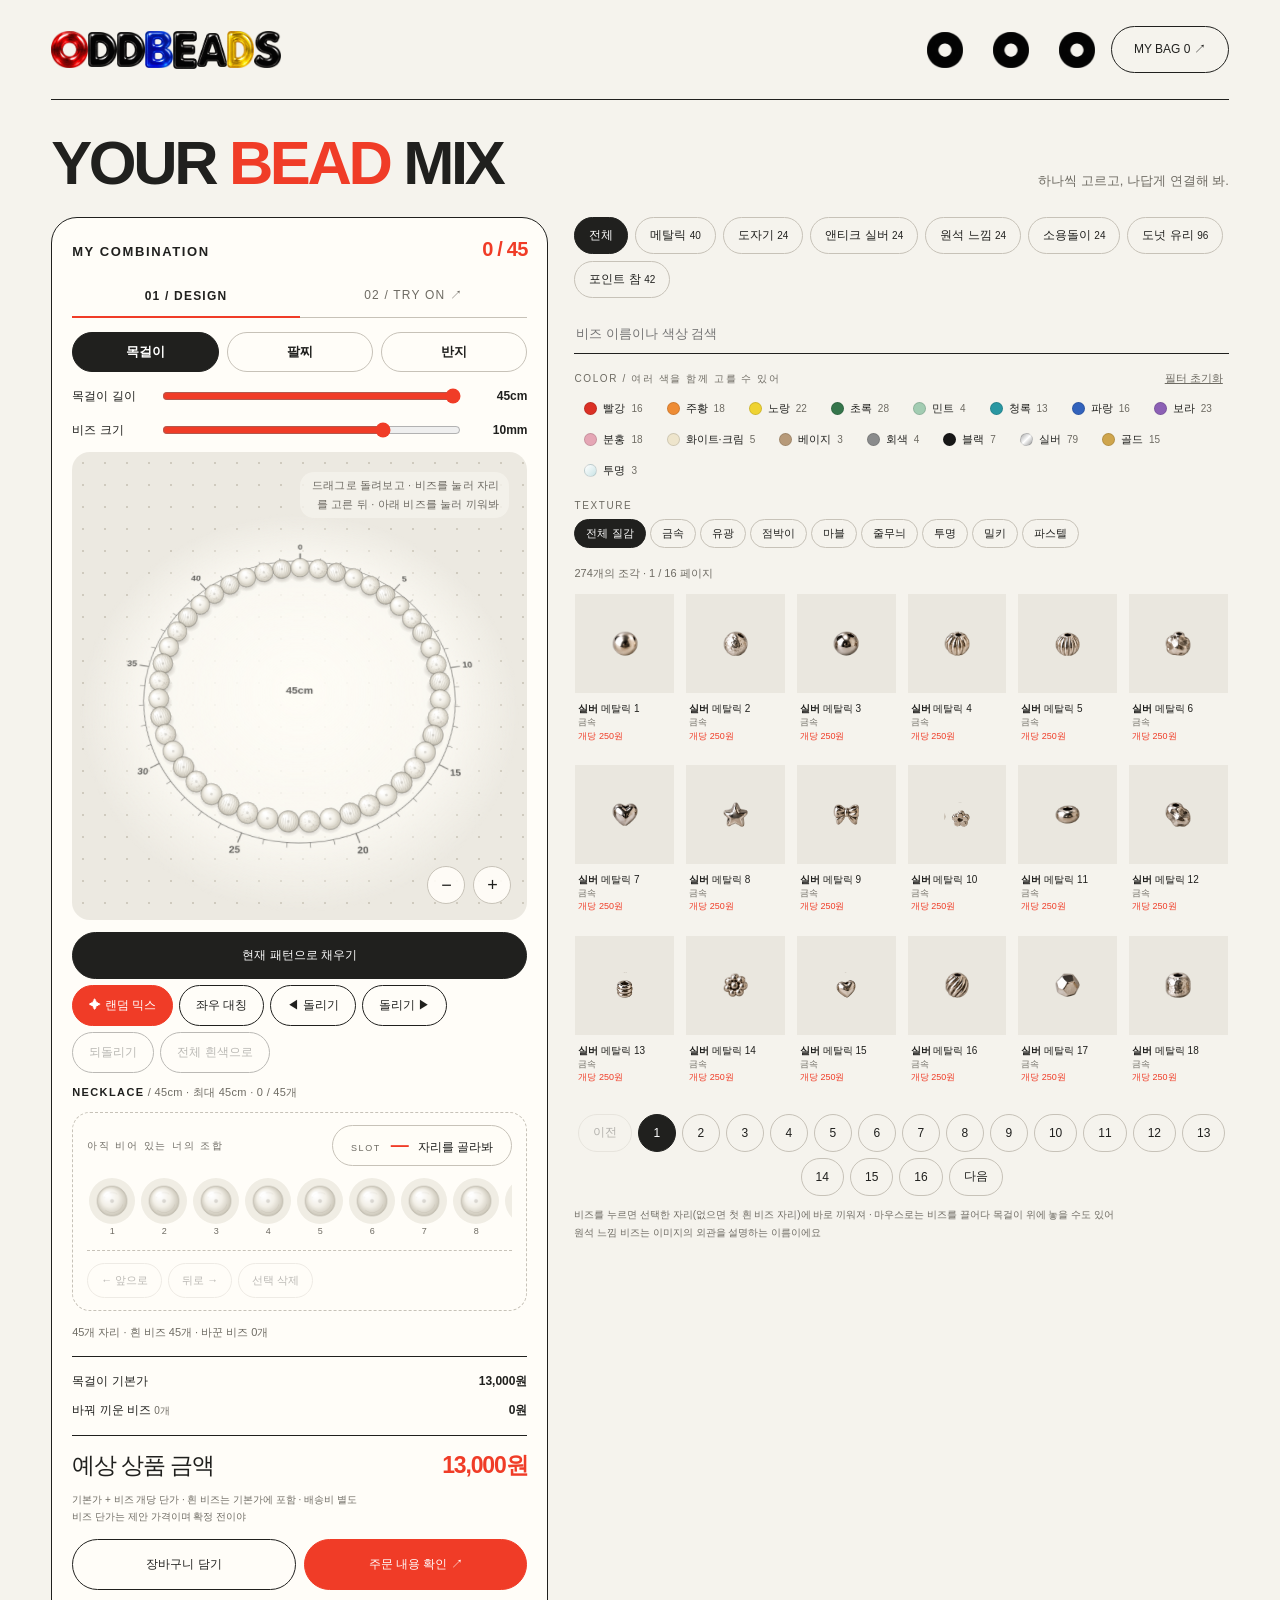
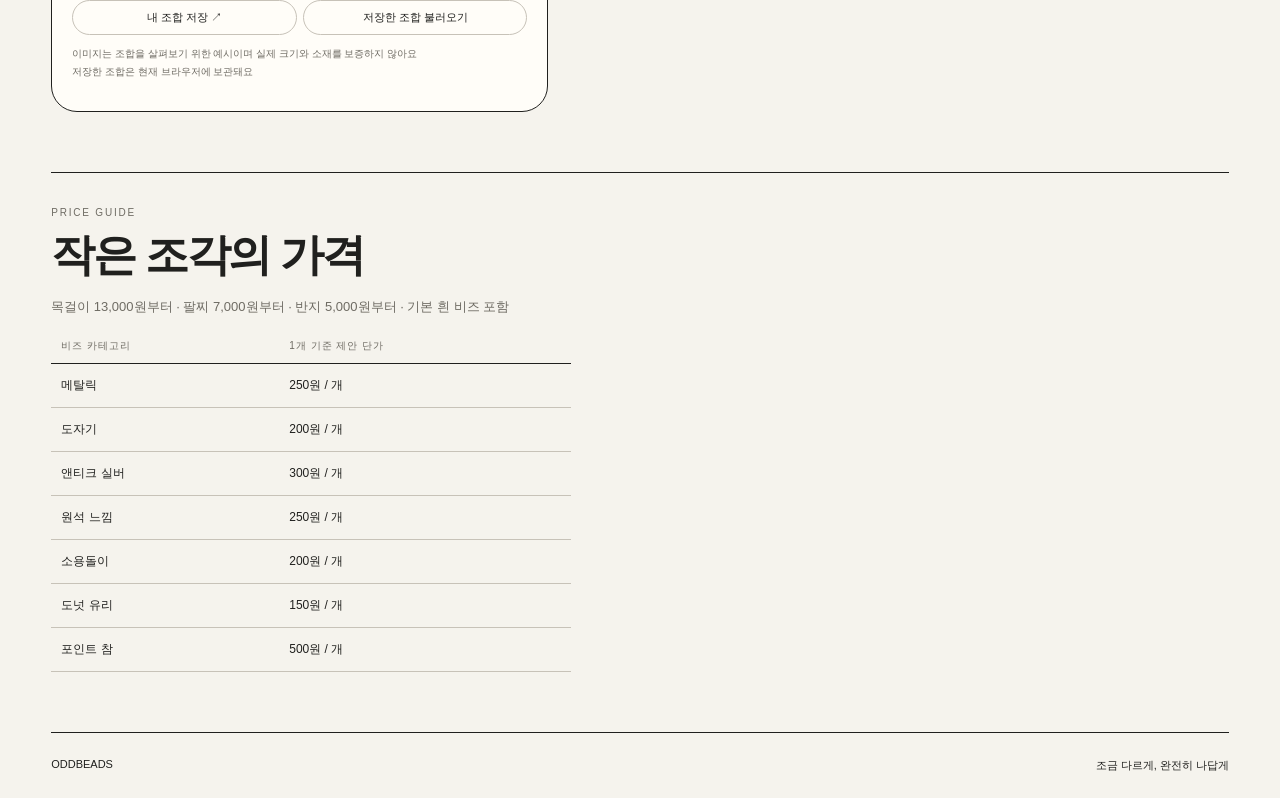
<file: custom.html>
<!doctype html><html lang="ko"><head><meta charset="utf-8"><meta name="viewport" content="width=device-width,initial-scale=1"><title>나만의 조합 — ODDBEADS</title><link rel="stylesheet" href="shared-header.css"><link rel="stylesheet" href="studio.css?v=woman-tryon-32"></head><body>
<header><a href="home.html" class="brand studio-home-logo" aria-label="ODDBEADS 홈으로"><img src="assets/letter-0.png" alt="" style="width:16%"><img src="assets/letter-1.png" alt="" style="width:12.5%"><img src="assets/letter-2.png" alt="" style="width:12.5%"><img src="assets/letter-3.png" alt="" style="width:12%"><img src="assets/letter-4.png" alt="" style="width:10.3%"><img src="assets/letter-5.png" alt="" style="width:13%"><img src="assets/letter-6.png" alt="" style="width:12%"><img src="assets/letter-7.png" alt="" style="width:11.7%"></a><nav aria-label="Main navigation"><a href="home.html#beads" aria-label="Explore beads"><img src="assets/letter-0.png" alt=""><span>EXPLORE BEADS</span></a><a href="home.html#story" aria-label="Little meanings"><img src="assets/letter-0.png" alt=""><span>LITTLE MEANINGS</span></a><a href="emotions.html" aria-label="Style mix" aria-current="page"><img src="assets/letter-0.png" alt=""><span>STYLE MIX</span></a></nav><a class="outline" href="checkout.html">MY BAG <span id="cart-count">0</span> ↗</a></header>
<main class="studio" id="top">
<section class="studio-intro"><h1>YOUR <em>BEAD</em> MIX</h1><p>하나씩 고르고, 나답게 연결해 봐.</p></section>

<section class="workspace">
 <section class="preview" aria-label="나의 조합">
  <div class="preview-head"><strong>MY COMBINATION</strong><span id="counter" aria-live="polite">0 / 45</span></div>
  <div class="mode-tabs" id="mode-seg" role="group" aria-label="보기 방식"><button data-mode="bench" class="on">01 / DESIGN</button><button data-mode="wear">02 / TRY ON <span aria-hidden="true">↗</span></button></div>
  <div class="fitting-types" id="prod-seg" role="group" aria-label="액세서리 종류"><button data-product="necklace" class="on">목걸이</button><button data-product="bracelet">팔찌</button><button data-product="ring">반지</button></div>
  <div class="size-controls">
   <div class="row" id="size-row"><label for="size" id="size-label">목걸이 길이</label><input type="range" id="size" min="35" max="45" step=".5" value="45"><output id="size-out">45cm</output></div>
   <div class="row" id="ring-row" hidden><label for="ring-size">반지 호수</label><select id="ring-size"></select><output id="ring-out"></output></div>
   <div class="row"><label for="mm">비즈 크기</label><input type="range" id="mm" min="4" max="12" step="1" value="10"><output id="mm-out">10mm</output></div>
  </div>
  <div class="stage" id="stage" data-mode="bench">
   <canvas id="gl" aria-label="3D 비즈 작업대 · 캐릭터 착용"></canvas>
   <div class="hud hud-tr"><span class="hint" id="hint"></span></div>
   <div class="hud hud-bc" id="wear-bar" hidden><div class="seg" id="char-seg"></div><div class="seg" id="view-seg"></div></div>
   <div class="hud hud-br"><button id="zoom-out" aria-label="멀리 보기">−</button><button id="zoom-in" aria-label="가까이 보기">+</button></div>
   <div class="tip" id="tip" hidden></div><div class="drag-ghost" id="ghost" hidden></div>
   <div class="gl-fail" id="gl-fail" hidden>이 브라우저에서는 3D 화면을 열 수 없어</div>
  </div>
  <div class="wear-actions"><button id="t-repeat">현재 패턴으로 채우기</button><button id="t-shuffle" class="hot">✦ 랜덤 믹스</button><button id="t-mirror">좌우 대칭</button><button id="t-rotL">◀ 돌리기</button><button id="t-rotR">돌리기 ▶</button><button id="t-undo">되돌리기</button><button id="t-clear">전체 흰색으로</button></div>
  <p id="fit-status" aria-live="polite"></p>
  <div class="selection-box"><div class="strip-head"><span class="label">MY STRAND / 순서대로</span><span class="slot-readout"><small>SLOT</small><strong id="slot-no">—</strong><span id="slot-name">자리를 골라봐</span></span></div>
   <div class="strip" id="strip" role="listbox" aria-label="현재 조합 순서"></div>
   <div class="tools sel-tools"><button id="s-prev">← 앞으로</button><button id="s-next">뒤로 →</button><button id="s-clear">선택 삭제</button></div></div>
  <p class="count" id="count"></p>
  <section class="price-box"><div class="price-row"><span id="base-label">목걸이 기본가</span><strong id="base-price">13,000원</strong></div><div class="price-row"><span>바꿔 끼운 비즈 <small id="swapped">0개</small></span><strong id="bead-total">0원</strong></div><div class="price-row total"><span>예상 상품 금액</span><strong id="total">13,000원</strong></div>
   <small class="note">기본가 + 비즈 개당 단가 · 흰 비즈는 기본가에 포함 · 배송비 별도<br>비즈 단가는 제안 가격이며 확정 전이야</small>
   <div class="buy"><button id="add-cart">장바구니 담기</button><button id="buy-now" class="hot">주문 내용 확인 ↗</button></div>
   <div class="save"><button id="save">내 조합 저장 ↗</button><button id="load">저장한 조합 불러오기</button></div></section>
  <p class="note">이미지는 조합을 살펴보기 위한 예시이며 실제 크기와 소재를 보증하지 않아요<br>저장한 조합은 현재 브라우저에 보관돼요</p>
 </section>

 <section class="browser" id="tray" aria-label="비즈 고르기">
  <div class="tabs" id="categories"></div>
  <input class="search" id="search" placeholder="비즈 이름이나 색상 검색" aria-label="비즈 검색">
  <div class="filter-section"><div class="filter-heading"><span>COLOR / 여러 색을 함께 고를 수 있어</span><button class="reset" id="reset">필터 초기화</button></div><div class="colors" id="colors"></div></div>
  <div class="filter-section"><div class="filter-heading">TEXTURE</div><div class="textures" id="textures"></div></div>
  <div class="results" id="results" aria-live="polite"></div>
  <div class="grid" id="grid"></div>
  <nav class="catalog-pagination" id="pagination" aria-label="비즈 목록 페이지"></nav>
  <p class="note">비즈를 누르면 선택한 자리(없으면 첫 흰 비즈 자리)에 바로 끼워져 · 마우스로는 비즈를 끌어다 목걸이 위에 놓을 수도 있어<br>원석 느낌 비즈는 이미지의 외관을 설명하는 이름이에요</p>
 </section>
</section>

<section class="price-guide"><div class="label">PRICE GUIDE</div><h2>작은 조각의 가격</h2><p>목걸이 13,000원부터 · 팔찌 7,000원부터 · 반지 5,000원부터 · 기본 흰 비즈 포함</p><div id="price-table"></div></section>
<footer><span>ODDBEADS</span><span>조금 다르게, 완전히 나답게</span></footer>
</main>
<div class="toast" id="toast" role="status"></div>
<script src="vendor/three.min.js"></script><script src="studio-data.js"></script><script src="studio.js?v=woman-tryon-32"></script>
</body></html>
</file>
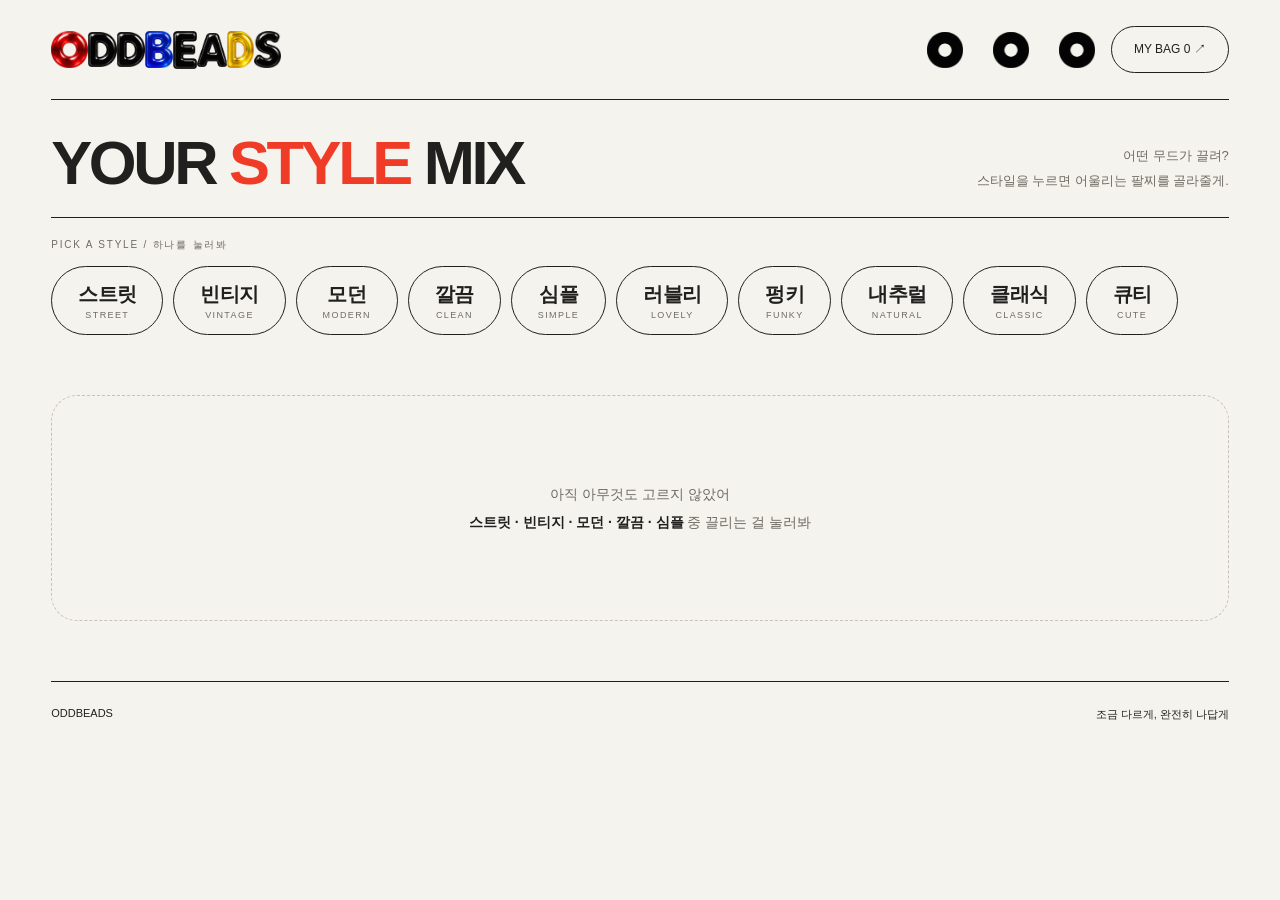
<file: emotions.html>
<!doctype html><html lang="ko"><head><meta charset="utf-8"><meta name="viewport" content="width=device-width,initial-scale=1"><title>STYLE MIX — ODDBEADS</title><link rel="stylesheet" href="shared-header.css"><link rel="stylesheet" href="studio.css?v=2"><link rel="stylesheet" href="style-mix.css?v=1"></head><body>
<header><a href="home.html" class="brand studio-home-logo" aria-label="ODDBEADS 홈으로"><img src="assets/letter-0.png" alt="" style="width:16%"><img src="assets/letter-1.png" alt="" style="width:12.5%"><img src="assets/letter-2.png" alt="" style="width:12.5%"><img src="assets/letter-3.png" alt="" style="width:12%"><img src="assets/letter-4.png" alt="" style="width:10.3%"><img src="assets/letter-5.png" alt="" style="width:13%"><img src="assets/letter-6.png" alt="" style="width:12%"><img src="assets/letter-7.png" alt="" style="width:11.7%"></a><nav aria-label="Main navigation"><a href="home.html#beads" aria-label="Explore beads"><img src="assets/letter-0.png" alt=""><span>EXPLORE BEADS</span></a><a href="home.html#story" aria-label="Little meanings"><img src="assets/letter-0.png" alt=""><span>LITTLE MEANINGS</span></a><a href="emotions.html" aria-current="page" aria-label="Style mix" ><img src="assets/letter-0.png" alt=""><span>STYLE MIX</span></a></nav><a class="outline" href="checkout.html">MY BAG <span id="cart-count">0</span> ↗</a></header>
<main class="studio">
<section class="studio-intro"><h1>YOUR <em>STYLE</em> MIX</h1><p>어떤 무드가 끌려?<br>스타일을 누르면 어울리는 팔찌를 골라줄게.</p></section>
<section class="style-pick"><div class="label">PICK A STYLE / 하나를 눌러봐</div><div class="style-chips" id="style-chips" role="group" aria-label="스타일"></div></section>
<section class="style-result" id="result" hidden>
 <div class="result-head"><div><div class="label" id="result-kicker">RECOMMENDED BRACELETS</div><h2 id="result-title"></h2><p id="result-desc"></p></div><button id="more" class="outline-btn">↻ 다른 조합 보기</button></div>
 <div class="recs" id="recs"></div>
</section>
<section class="style-empty" id="empty"><p>아직 아무것도 고르지 않았어<br><b>스트릿 · 빈티지 · 모던 · 깔끔 · 심플</b> 중 끌리는 걸 눌러봐</p></section>
<footer><span>ODDBEADS</span><span>조금 다르게, 완전히 나답게</span></footer>
</main>
<div class="toast" id="toast" role="status"></div>
<script src="studio-data.js"></script><script src="style-mix.js?v=1"></script>
</body></html>
</file>
<file: story.css>
body{transition:background-color 1s,color 1s}body[data-tone=glass]{background:#132d39;color:#f2f4eb}body[data-tone=ceramic]{background:#d8c7ae;color:#332d26}body[data-tone=metal]{background:#171819;color:#ecece7}body[data-tone=final],body[data-tone=intro]{background:#f5f3ed;color:#20201e}.scroll-scene{position:relative}.brand-story{min-height:100vh;padding:80px 7%;border-top:1px solid #aaa6;overflow:hidden}.story-top,.story-bottom{display:flex;justify-content:space-between;gap:30px}.story-top{font-size:10px;letter-spacing:2px}.brand-story h2{position:relative;z-index:2;font-size:clamp(38px,6.3vw,100px);line-height:1.2;letter-spacing:-.055em;margin:110px 0 80px;font-weight:600}.brand-story em{font-style:normal;color:#f03c27}.story-bottom{position:relative;z-index:2;font-size:15px;line-height:2}.intro-orbit{position:absolute;right:7%;top:23%;width:330px;height:330px;perspective:700px;opacity:.25}.intro-orbit span{position:absolute;inset:0;border:25px solid #f03c27;border-radius:50%;transform:rotateY(65deg) rotateX(25deg)}.intro-orbit span:nth-child(2){transform:rotateY(-40deg) rotateX(65deg);border-color:#1856d7}.intro-orbit span:nth-child(3){transform:rotateY(15deg) rotateX(-60deg);border-color:#e9c100}.material-scene{height:145vh;min-height:850px}.material-sticky{height:100vh;min-height:650px;position:sticky;top:0;display:grid;grid-template-columns:1fr 1.2fr;align-items:center;padding:60px 7%;gap:20px;overflow:hidden}.chapter{font-size:10px;letter-spacing:2px}.material-copy{position:relative;z-index:2}.material-copy h2{font-size:clamp(42px,5.3vw,82px);line-height:1.15;letter-spacing:-.05em;margin:30px 0}.material-copy p{font-size:14px;line-height:1.95;opacity:.8}.material-detail{letter-spacing:2px;font-size:11px!important}.meaning{margin:30px 0;border-left:1px solid currentColor;padding:0 0 0 18px;display:flex;flex-direction:column;gap:9px}.meaning small{font-size:8px;letter-spacing:2px;opacity:.6}.meaning strong{font-size:20px}.meaning span{font-size:12px;opacity:.7}.material-copy a{display:inline-block;font-size:13px;border-bottom:1px solid;padding-bottom:8px;margin-top:15px}.material-art{height:75vh;min-height:400px;position:relative}.material-art canvas{width:100%;height:100%;display:block;touch-action:pan-y}.art-hint{position:absolute;bottom:5%;left:0;width:100%;text-align:center;font-size:9px;letter-spacing:1px;opacity:.55}.scene-number{position:absolute;bottom:30px;right:7%;font-size:10px;letter-spacing:2px;opacity:.5}.story-finale{text-align:center;padding:140px 5%;min-height:80vh}.story-finale h2{font-size:clamp(42px,6vw,85px);letter-spacing:-.05em;line-height:1.2}.story-finale p{font-size:13px;line-height:2;margin-bottom:40px}.story-finale small{display:block;font-size:10px;opacity:.5;margin-top:35px}.material-art.no-webgl::before{content:'✳';position:absolute;inset:20%;display:grid;place-items:center;font-size:160px;transform:rotateY(25deg);text-shadow:10px 10px 30px #0005}@media(max-width:700px){.brand-story{padding:60px 6%}.brand-story h2{margin:90px 0 60px}.story-bottom{display:block;font-size:13px}.intro-orbit{width:200px;height:200px;right:-15%;top:22%}.material-sticky{grid-template-columns:1fr;padding:60px 7% 30px;align-content:center;gap:0;height:100svh;min-height:790px}.material-copy h2{font-size:42px;margin:20px 0}.material-copy p{font-size:12px}.meaning{margin:20px 0}.material-art{height:36vh;min-height:260px;grid-row:1}.art-hint{bottom:0;font-size:8px}.material-scene{height:155vh;min-height:1000px}.material-copy{grid-row:2}.material-copy a{margin-top:5px}.scene-number{bottom:15px}.story-finale{padding:100px 5%}}@media(prefers-reduced-motion:reduce){body{transition:none}.material-scene{height:auto}.material-sticky{position:relative}.intro-orbit{display:none}}

/* Brand introduction follows the homepage typography and bead materials. */
.brand-story{min-height:auto;padding:55px 4% 65px;background:#f5f3ed;color:#20201e;border-top:1px solid #20201e}.about-heading{position:relative;margin:65px 0 20px}.brand-story .about-heading h2{font-family:Helvetica,Arial,sans-serif;font-size:clamp(44px,7.8vw,128px);font-weight:800;letter-spacing:-.065em;line-height:.98;margin:0;white-space:nowrap}.brand-story em{color:#f03726}.about-index{position:absolute;right:0;bottom:7px;font-size:10px;letter-spacing:1.5px}.about-composition{position:relative;height:clamp(170px,23vw,345px);display:flex;align-items:center;isolation:isolate;margin:15px 0 35px}.about-thread{position:absolute;left:6%;right:31%;top:52%;height:1px;background:#c1bbaf;z-index:-1}.about-bead{position:absolute;width:17%;height:85%;object-fit:contain;filter:drop-shadow(0 12px 6px #6b5e4214);transition:transform .5s cubic-bezier(.2,.7,.2,1)}.about-red{left:3%;transform:rotate(-13deg)}.about-blue{left:26%;transform:rotate(8deg)}.about-yellow{left:49%;transform:rotate(-8deg)}.about-bead:hover{transform:translateY(-12px) rotate(0)}.about-plus,.about-equals{position:absolute;font-size:clamp(20px,3vw,45px);font-weight:300;color:#8a8479}.about-plus{left:21%}.about-equals{left:68%}.about-you{position:absolute;right:0;font-size:clamp(40px,7vw,110px);font-weight:800;letter-spacing:-.07em}.about-you>span{font-size:.65em;color:#f03726;display:inline-block;margin-left:8px}.brand-story .story-bottom{border-top:1px solid #c7c2b8;padding-top:28px;align-items:start;display:grid;grid-template-columns:1fr 1fr auto;gap:25px}.story-bottom h3{font-size:clamp(20px,2.2vw,32px);line-height:1.4;letter-spacing:-1px;margin:0;font-weight:600}.brand-story .story-bottom p{font-size:13px;line-height:1.9;margin:0}.about-link{font-size:11px;letter-spacing:1px;border-bottom:1px solid;padding:7px 0;white-space:nowrap}@media(max-width:700px){.brand-story{padding:40px 5%}.about-heading{margin-top:45px}.brand-story .about-heading h2{font-size:clamp(28px,7.8vw,55px)}.about-index{display:none}.about-composition{height:180px;margin:10px 0 20px}.about-bead{width:20%}.about-red{left:0}.about-blue{left:23%}.about-yellow{left:46%}.about-plus{left:20%}.about-you{font-size:10vw}.about-equals{left:67%}.brand-story .story-bottom{grid-template-columns:1fr;gap:20px}.about-link{justify-self:start}.story-top{font-size:8px;letter-spacing:1px}}@media(prefers-reduced-motion:reduce){.about-bead{transition:none}}

body:not([data-tone]),body[data-tone=intro]{background:#fff;color:#20201e}body>header,.hero{background:#fff;color:#20201e}

body[data-tone=wood]{background:#e6dac7;color:#3f3023}
[data-tone=wood] .meaning{border-color:#80603f}
[data-tone=wood] .material-art.no-webgl::before{background:repeating-linear-gradient(8deg,#9c6a3b 0 4px,#b9854e 5px 9px,#81532f 10px 12px);box-shadow:inset -14px -18px 24px #42250e55,12px 22px 32px #3a251633}
/* Final invitation: glossy letter charms and a playful floor of donut beads. */
.story-finale.finale-playground{position:relative;overflow:hidden;min-height:100svh;padding:65px 4% 60px;background:#fff;color:#20201e}
.finale-playground .chapter{position:relative;z-index:1;display:block;margin-bottom:30px}
.finale-playground h2{margin:0 auto;width:min(1100px,85%);line-height:1}
.finale-title-art{display:block;width:100%;height:auto}
.finale-bead-floor{height:clamp(170px,20vw,280px);position:relative;max-width:1400px;margin:18px auto 20px;border-bottom:1px solid #b7ac982b}
.finale-bead{position:absolute;bottom:14px;left:var(--x);width:clamp(76px,10vw,150px);padding:0;border:0;background:none;cursor:pointer;isolation:isolate;mix-blend-mode:multiply;transform:translateX(-50%)}
.finale-bead img{display:block;position:relative;z-index:1;width:100%;height:auto;transform-origin:50% 85%;will-change:transform}
.finale-bead-shadow{position:absolute;z-index:0;left:14%;right:14%;bottom:4%;height:10%;border-radius:50%;background:#66513926;filter:blur(6px);will-change:transform,opacity}
.finale-bead-0{--x:15%}.finale-bead-1{--x:32.5%;bottom:4px}.finale-bead-2{--x:50%;bottom:20px}.finale-bead-3{--x:67.5%;bottom:5px}.finale-bead-4{--x:85%;bottom:17px}
.finale-playground .finale-copy p{margin:0 0 25px;font-size:13px;line-height:1.9}
.finale-playground .main-cta{display:inline-block;padding:19px 29px}
.finale-playground small{margin-top:22px}
@media(max-width:700px){.story-finale.finale-playground{padding:50px 4%}.finale-playground h2{width:100%}.finale-playground .chapter{font-size:8px;letter-spacing:1.4px}.finale-bead-floor{height:190px;margin-top:10px}.finale-bead{width:18%}.finale-playground .finale-copy p{font-size:11px}}

/* Start the first material transition as soon as glass enters the viewport. */
body.glass-bridge-active{transition:none}
.about-experience[style*="--glass-bridge-bg"]{background:var(--glass-bridge-bg)!important;color:var(--glass-bridge-ink)}
.about-experience[style*="--glass-bridge-bg"] .about-editorial p,
.about-experience[style*="--glass-bridge-bg"] .about-label{color:var(--glass-bridge-muted)}
.about-experience[style*="--glass-bridge-bg"] .about-start{color:var(--glass-bridge-ink);border-color:var(--glass-bridge-ink)}
.about-experience[style*="--glass-bridge-bg"] .about-topline{border-color:var(--glass-bridge-muted)}
.about-experience[style*="--glass-bridge-bg"] .about-editorial em{color:var(--glass-bridge-accent)}

body.finale-bridge-active{transition:none}
.story-finale.finale-playground{background:var(--finale-bridge-bg,#fff)}
.finale-playground .finale-invitation{margin:20px auto 0;font-size:11px;letter-spacing:2px;line-height:1.8;color:#555047}
.finale-invitation span{display:block;margin-top:7px;font-size:12px;color:#20201e;letter-spacing:1.5px}
.finale-bead:focus-visible{outline:2px solid #f03c27;outline-offset:8px;border-radius:50%}
.finale-playground .finale-copy{margin-top:22px}
@media(max-width:700px){.finale-playground .finale-invitation{font-size:9px;letter-spacing:1px}.finale-invitation span{font-size:10px}}

/* Surface lighting only: the original font, weight, color and metrics remain inherited. */
.bead-type-filters{position:absolute;pointer-events:none;overflow:hidden}
.material-scene[data-tone=glass] .material-copy h2,
.material-scene[data-tone=ceramic] .material-copy h2,
.material-scene[data-tone=metal] .material-copy h2,
.material-scene[data-tone=wood] .material-copy h2{filter:url(#bead-type-finish)}
</file>
<file: about-experience.css>
.brand-story.about-experience{height:240vh;min-height:1400px;padding:0;border:0;overflow:clip;background:#f5f3ed;color:#20201e}.about-sticky{height:100svh;min-height:650px;position:sticky;top:0;overflow:hidden;padding:40px 4%;perspective:1200px}.about-topline,.about-bottomline{position:absolute;left:4%;right:4%;display:flex;align-items:center;justify-content:space-between;font:10px Helvetica,Arial,sans-serif;letter-spacing:1.6px;z-index:3}.about-topline{top:35px;border-top:1px solid #20201e;padding-top:20px}.about-bottomline{bottom:35px;gap:20px}.about-progress{width:15%;height:2px;background:#d4cec2;overflow:hidden}.about-progress i{display:block;width:100%;height:100%;background:#f03726;transform-origin:left;transform:scaleX(var(--about-progress,0))}.about-editorial{position:absolute;left:6%;top:50%;width:45%;transform:translateY(-50%);z-index:2;pointer-events:none}.about-slide{will-change:transform,opacity}.about-slide-two{position:absolute;inset:0;opacity:0}.about-label{font-size:9px;letter-spacing:1.7px;display:block;margin-bottom:32px}.about-experience .about-editorial h2{font-family:Helvetica,Arial,'Apple SD Gothic Neo',sans-serif;font-size:clamp(45px,5.5vw,86px);line-height:1.18;font-weight:750;letter-spacing:-.065em;margin:0 0 30px;white-space:normal}.about-experience .about-editorial em{color:#f03726;font-style:normal}.about-editorial p{font-size:13px;line-height:2;margin:0;max-width:420px;word-break:keep-all}.about-start{display:inline-flex;justify-content:space-between;gap:45px;align-items:center;font-size:11px;letter-spacing:1px;margin-top:30px;padding:14px 0;border-bottom:1px solid #20201e;pointer-events:auto}.about-start span{font-size:22px}#about-canvas{position:absolute;inset:10% 0 10% 44%;touch-action:pan-y}#about-canvas canvas{width:100%;height:100%;display:block}.about-canvas-fallback{width:100%;height:100%;display:flex;align-items:center;justify-content:center;gap:10px}.about-canvas-fallback img{width:28%;object-fit:contain}.about-experience .about-step{min-width:220px}@media(max-width:700px){.brand-story.about-experience{height:210vh;min-height:1300px}.about-sticky{min-height:650px}.about-topline{top:22px;font-size:8px;letter-spacing:1px}.about-editorial{top:17%;left:6%;width:88%;transform:none}.about-experience .about-editorial h2{font-size:42px;margin-bottom:18px}.about-label{margin-bottom:17px;font-size:8px}.about-editorial p{font-size:11px;line-height:1.8}.about-start{margin-top:15px;padding:8px 0}#about-canvas{inset:48% -5% 8% 5%}.about-bottomline{bottom:22px;font-size:7px;gap:10px}.about-experience .about-step{min-width:0}.about-progress{width:15%}}@media(prefers-reduced-motion:reduce){.brand-story.about-experience{height:110vh;min-height:750px}.about-slide-one{display:none}.about-slide-two{position:relative;opacity:1}.about-progress i{transform:scaleX(1)}}
.brand-story.about-experience{background:#191a1c;color:#f5f3ed}.about-experience .about-topline{border-color:#f5f3ed50}.about-experience .about-editorial h2{font-family:Helvetica,Arial,sans-serif;font-size:clamp(60px,7.8vw,125px);line-height:.93;letter-spacing:-.065em;font-weight:800}.about-experience .about-editorial em{color:#f34835}.about-experience .about-editorial p{color:#d0cec8}.about-experience .about-start{border-color:#f5f3ed;color:#f5f3ed}.about-experience .about-progress{background:#f5f3ed30}.about-experience .about-progress i{background:#f34835}.about-experience .about-label{color:#bcbab4}@media(max-width:700px){.about-experience .about-editorial h2{font-size:57px}.about-experience .about-editorial p{font-size:11px}}

.brand-story.about-experience{background:#fff;color:#20201e}.about-experience .about-topline{border-color:#20201e50}.about-experience .about-editorial p{color:#4e4e4c}.about-experience .about-start{border-color:#20201e;color:#20201e}.about-experience .about-progress{background:#20201e25}.about-experience .about-label{color:#646461}

/* Keep the original title box while showing the slim resin letter artwork. */
.about-experience .about-editorial h2.strung-bead-title{position:relative;height:1.86em;margin:0 0 30px;overflow:visible}
.strung-bead-title img{position:absolute;display:block;left:0;top:0;width:100%;height:100%;object-fit:contain;object-position:left center}
@media(max-width:700px){.about-experience .about-editorial h2.strung-bead-title{margin-bottom:18px}}
</file>
<file: home-strings.css>
/* Keep original raster artwork; only the composition and motion change. */
header{height:84px;min-height:84px}.hero{position:relative;padding:18px 4% 30px;min-height:calc(100svh - 84px);display:flex;flex-direction:column}.eyebrow{flex-shrink:0}.logo-stage{position:relative;isolation:isolate;height:clamp(290px,48svh,580px);min-height:0;margin:24px 0 0;display:block;flex:1}.logo-stage .letter{position:absolute;top:0;height:clamp(88px,13vw,210px);animation:none;z-index:2;will-change:transform}.logo-stage .letter img{object-fit:contain;transition:none}.logo-stage .letter:hover img{transform:none}.thread-art{position:absolute;inset:0;width:100%;height:100%;overflow:visible;z-index:0;pointer-events:none}.thread-art path{fill:none;stroke:#797064;stroke-width:1.25;stroke-linecap:round;vector-effect:non-scaling-stroke}.hero .beads{position:absolute;inset:0;height:100%;min-height:0;margin:0;padding:0;display:block;pointer-events:none;z-index:1}.hero .beads .bead{position:absolute;width:9%;top:var(--bead-y)!important;left:var(--bead-x)!important;animation:none;pointer-events:auto;transform:translate(-50%,-50%)}.hero .beads .bead img{scale:1;aspect-ratio:1;object-fit:contain}.hero .hero-bottom{position:relative;z-index:3;margin-top:16px;gap:24px;flex-shrink:0;align-items:center}.hero h1{font-size:clamp(26px,2.8vw,48px);line-height:1.15;letter-spacing:-1.5px}.hero-bottom p{font-size:12px;line-height:1.6;margin:10px 0 0}.actions{margin:0}.main-cta{white-space:nowrap;font-size:13px;padding:18px 25px;letter-spacing:.7px}
@media(max-width:760px){header{height:100px;min-height:100px}.hero{min-height:calc(100svh - 100px);padding:14px 4% 22px}.logo-stage{margin-top:22px;height:43svh;min-height:220px}.logo-stage .letter{height:15vw}.hero .beads .bead{width:14%}.hero .hero-bottom{display:flex;align-items:center;gap:12px}.hero h1{font-size:26px}.hero-bottom p{font-size:10px}.main-cta{font-size:10px;padding:15px 17px}}
@media(max-height:650px) and (min-width:761px){header{height:64px;min-height:64px}.hero{min-height:calc(100svh - 64px);padding-top:12px}.logo-stage{height:43svh;margin-top:16px}.logo-stage .letter{height:11vw;max-height:120px}.hero h1{font-size:26px}.hero-bottom p{display:none}}
/* Preserve the original entrance before the threaded letters settle. */
.logo-stage .letter{animation:arrival 1.65s both;animation-delay:calc(var(--i)*55ms)}
.letter-drop{display:flex;align-items:center;justify-content:center;width:100%;height:100%;transform-origin:50% 24%;will-change:transform}
.thread-art path{stroke:#8d8170;stroke-width:1.15}
@media(prefers-reduced-motion:reduce){.logo-stage .letter{animation:none!important}}
.hero .beads .bead{animation:bead-arrive 1.17s 1.55s both}

/* Warm woven cord: a soft edge, satin center and fine twisted fibers. */
.thread-art .cord-shadow{stroke:#a39178;stroke-width:3.2;opacity:.13;transform:translate(.5px,1px)}
.thread-art .cord-body{stroke:#c9b494;stroke-width:2.25;opacity:.95}
.thread-art .cord-light{stroke:#f6ead3;stroke-width:.85;opacity:.9;transform:translate(-.35px,-.35px)}
.thread-art .cord-fiber{stroke:#aa9475;stroke-width:.5;stroke-dasharray:.65 3.4;opacity:.48}

/* Give the animation a definite stage and size the hanging artwork directly. */
.hero{height:calc(100svh - 84px)}
.logo-stage{flex:1 1 auto;min-height:220px}
.letter-drop{position:absolute;display:block}
.logo-stage .letter-drop img{display:block;width:100%;height:100%;object-fit:contain;transform:none}
@media(max-width:760px){.hero{height:calc(100svh - 100px)}}
@media(max-height:650px) and (min-width:761px){.hero{height:calc(100svh - 64px)}.logo-stage{min-height:150px}}

/* Original alternating donut arrangement; no letter-driven displacement. */
.hero .beads .bead{translate:none;animation:none;transform:translate(-50%,-50%)}
.hero .beads .bead:hover{transform:translate(-50%,-50%)}

/* Move the complete donut arrangement 4 CSS centimeters below its prior position. */
.hero{height:auto}
.logo-stage{flex:none;height:calc(clamp(290px,48svh,580px) + 4cm);padding-bottom:4cm}
@media(max-width:760px){.hero{height:auto}.logo-stage{height:calc(max(220px,43svh) + 4cm)}}
@media(max-height:650px) and (min-width:761px){.hero{height:auto}.logo-stage{height:calc(max(150px,43svh) + 4cm)}}

.thread-art{display:none!important}

/* Rest the smaller letters on one ground plane with soft contact shadows. */
.letter-floor-shadow{position:absolute;display:block;pointer-events:none;z-index:0;border-radius:50%;background:radial-gradient(ellipse,#534638 0%,#84715b55 48%,transparent 74%);filter:blur(3px);opacity:0}
.letter-drop{transform-style:preserve-3d}

/* Reveal a warm open thread only while a bead or small letter is hovered. */
.hero .thread-art{display:block!important;opacity:0;transition:opacity .25s ease;pointer-events:none}
.hero .logo-stage.show-thread .thread-art{opacity:1}
@media(prefers-reduced-motion:reduce){.hero .thread-art{transition:none}}

/* Let the continuous strand remain visible through white image backgrounds. */
.hero .beads{z-index:auto}
.hero .beads .bead{z-index:1;mix-blend-mode:multiply}
.hero .beads .bead img{mix-blend-mode:normal}

/* A staggered draw-on follows the same beat as the entrance letters. */
.hero .thread-art path{stroke-dasharray:1 1;stroke-dashoffset:1}
.hero .thread-art .cord-fiber{stroke-dasharray:1 1}
.hero .thread-art{transition:none}
.hero .logo-stage.show-thread .thread-art{opacity:1}
</file>
<file: custom-brand.css>
/* Shared editorial language with the ODDBEADS homepage */
:root{--paper:#f5f3ed;--ink:#20201e;--accent:#f03c27}body{background:var(--paper);color:var(--ink)}header{margin:0 4%;height:100px}.brand{font-family:Helvetica,Arial,sans-serif;font-size:30px;font-weight:800}.back{border:1px solid var(--ink);border-radius:30px;padding:12px 20px;font-size:12px}.intro{position:relative;margin:45px 4% 50px;padding-bottom:35px;border-bottom:1px solid var(--ink)}.intro .kicker{font-size:10px;letter-spacing:2px}.intro h1{font-family:Helvetica,Arial,'Apple SD Gothic Neo',sans-serif;font-size:clamp(45px,6.3vw,92px);letter-spacing:-.055em;line-height:1.08;font-weight:700;margin:28px 0 20px;max-width:1000px}.intro h1 span{color:var(--accent)}.intro p{font-size:14px;line-height:1.9;max-width:450px;color:#6e6b63}.studio-word{position:absolute;right:0;bottom:35px;font-size:11px;letter-spacing:2px}.workspace{grid-template-columns:minmax(0,1.12fr) minmax(0,1fr);gap:5%;margin-bottom:90px}.preview{background:transparent;padding:0;border:0}.preview-head{padding:0 0 18px;border-bottom:1px solid var(--ink);font-size:11px;letter-spacing:1px}.fitting-types{margin-top:22px;gap:8px}.fitting-types button{font-size:13px;border-color:#bdb9af;padding:10px 20px}.fitting-types button.on{background:var(--ink)}.size-controls{font-size:11px;margin:23px 0}.design-stage{background:#ece9e1!important;border-radius:0;height:400px}.design-caption{letter-spacing:1px;font-size:9px;margin-top:15px}.wear-actions button{border-color:#c7c2b8;font-size:10px;padding:8px 12px}.tryon-jump{font-size:12px;margin:18px 0;border-bottom-color:var(--accent)}.tabs{border-bottom:1px solid var(--ink);gap:7px;padding-bottom:20px}.filter-button{font-size:11px;padding:9px 12px;border-color:#c7c2b8}.filter-button.on{background:var(--ink)}.filter-section{border-color:#d5d0c6;padding:18px 0}.search{font-size:12px;padding:18px 0}.color{font-size:10px}.results{letter-spacing:.3px;margin:20px 0}.grid{gap:16px 9px}.card{transition:border-color .2s,transform .2s;border:1px solid transparent}.card:hover{transform:translateY(-3px);border-color:#bdb8ad}.card-art{background:#eae7df;border-radius:0;min-height:70px}.card-label{padding:10px 4px;font-size:10px}.unit-price{color:var(--ink);font-size:10px;margin-top:7px}.card-label small{font-size:9px;color:#89847a}.tools button{font-size:10px;border-color:#c7c2b8}.mode{border-top:1px solid #c7c2b8;padding-top:25px}.mode button{font-size:11px}.selection-info{font-size:12px;border-color:#c7c2b8}.summary,.calibration{font-size:10px}.save-bar button{font-size:11px}.save-bar .primary{background:transparent!important;color:var(--ink)!important;border-color:#aaa59a!important}.price-box{border-top:1px solid var(--ink);margin-top:30px;padding-top:18px}.price-row.total{font-size:21px;letter-spacing:-.5px}.purchase-actions button{border-radius:35px;padding:17px 12px}.purchase-actions button:last-child{background:var(--accent);border-color:var(--accent)}.price-guide{margin:0 4% 90px;padding:45px 0;border-top:1px solid var(--ink)}.price-guide h2{font-size:clamp(32px,4vw,56px);letter-spacing:-.05em}.price-guide table{max-width:100%;font-size:12px}.price-guide th{font-size:10px;letter-spacing:1px;font-weight:500}.price-guide td{padding:17px 10px}.tryon-section{margin-top:0;padding:55px 0;border-top:1px solid var(--ink)}.tryon-heading h2{font-size:clamp(34px,4.8vw,68px);letter-spacing:-.05em;line-height:1.15}.tryon-heading p{font-size:13px;line-height:1.9}.tryon-layout{gap:6%}.character-stage{border-radius:0}.character-views button{font-size:11px}.tryon-settings h3{font-size:32px;letter-spacing:-1.2px}.tryon-settings .kicker{color:var(--accent)}footer{border-top:1px solid var(--ink);padding:25px 0;margin-top:30px}.note{font-size:10px}.purchase-actions button,.main-cta,.card{transition:transform .2s,background .2s}.purchase-actions button:hover{transform:translateY(-2px)}@media(max-width:900px){.workspace{grid-template-columns:1fr;gap:65px}.intro{margin-top:35px}.studio-word{display:none}.design-stage{height:350px}.preview-head{font-size:10px}.grid{gap:14px 7px}.browser{border-top:1px solid var(--ink);padding-top:30px}.tryon-layout{gap:35px}}@media(max-width:480px){header{height:78px}.brand{font-size:25px}.back{font-size:11px;padding:10px 16px}.intro h1{font-size:48px}.intro p{font-size:12px}.intro{margin-bottom:35px}.design-stage{height:290px}.workspace{margin-left:4%;margin-right:4%}.card-art{min-height:45px}.card-label{padding:8px 2px;font-size:9px}.card-label small{font-size:8px}.unit-price{font-size:9px}.price-row.total{font-size:19px}.tryon-heading h2{font-size:38px}.price-guide{margin-bottom:55px}}@media(prefers-reduced-motion:reduce){*{transition:none!important}}

/* Compact studio entrance so composition controls are immediately available. */
.intro.intro-bead-mix{margin:16px 4% 24px;padding-bottom:18px}
.intro.intro-bead-mix h1{margin:0;width:min(640px,70vw);height:clamp(95px,11vw,155px);max-width:none;position:relative;overflow:hidden}
.intro-bead-mix h1 img{position:absolute;display:block;width:100%;height:auto;left:0;top:50%;transform:translateY(-50%)}
@media(max-width:700px){.intro.intro-bead-mix{margin:12px 4% 18px;padding-bottom:10px}.intro.intro-bead-mix h1{width:92vw;height:100px}}

/* The studio header uses the same letter artwork as the home hero. */
header .brand.studio-home-logo{display:flex;align-items:center;justify-content:flex-start;gap:0;flex:0 0 auto;width:230px;height:48px;margin-right:auto;line-height:1;letter-spacing:0}
header .studio-home-logo img{display:block;height:100%;object-fit:contain;min-width:0}
@media(max-width:760px){header .brand.studio-home-logo{width:165px;height:35px}}
</file>
<file: custom-motion.css>
.card{transform-style:preserve-3d;transition:transform .2s,border-color .2s,box-shadow .2s!important;transform:perspective(650px) rotateX(var(--tilt-x,0deg)) rotateY(var(--tilt-y,0deg))}.card:hover{transform:perspective(650px) rotateX(var(--tilt-x,0deg)) rotateY(var(--tilt-y,0deg)) translateY(-4px);box-shadow:0 9px 18px #2420180b}.card-art .sprite{transition:scale .25s}.card:hover .card-art .sprite{scale:1.12}.card:active{scale:.96}.bead-flight{position:fixed;pointer-events:none;z-index:9999;width:42px;height:42px;object-fit:contain;filter:drop-shadow(0 8px 8px #0002);will-change:transform,opacity}.picked:focus-visible{outline:2px solid #f03c27;outline-offset:3px}.stage{position:relative;transition:background-color .3s}.stage.is-receiving{background-color:#ede8dc}.stage-empty-hint{font-size:10px;color:#777;letter-spacing:1px}.mode button,.fitting-types button,.purchase-actions button,.catalog-pagination button{transition:transform .18s,background-color .2s,color .2s}.mode button:active,.fitting-types button:active,.purchase-actions button:active,.catalog-pagination button:active{transform:scale(.95)}.card-art{position:relative}.card-art:after{content:'+';position:absolute;right:4px;top:3px;font-size:14px;color:#f03c27;opacity:0;transform:translateY(4px);transition:.2s}.card:hover .card-art:after{opacity:1;transform:translateY(0)}@media(prefers-reduced-motion:reduce){.bead-flight{display:none}.card,.card:hover{transform:none!important}.card-art .sprite{scale:1!important}*{scroll-behavior:auto!important}}
</file>
<file: shared-header.css>
body>header{margin:0 4%;height:100px;padding:0;border-bottom:1px solid #20201e;display:flex;align-items:center;justify-content:space-between;gap:12px;background:#f5f3ed}body>header .brand{font-size:28px;font-weight:800;letter-spacing:-1.5px;color:#20201e;text-decoration:none}body>header .brand span{color:#f03726}body>header nav{display:flex;gap:22px;align-items:center}body>header nav a{position:relative;display:grid;place-items:center;width:44px;height:44px}body>header nav img{width:36px;height:36px;object-fit:contain;transition:transform .25s}body>header nav a:hover img{transform:translateY(-4px) rotate(-8deg)}body>header nav span{position:absolute;top:100%;white-space:nowrap;background:#20201e;color:white;padding:8px 12px;border-radius:20px;font-size:10px;opacity:0;pointer-events:none;z-index:100}body>header nav a:hover span,body>header nav a:focus-visible span{opacity:1}body>header>.outline{border:1px solid #20201e;border-radius:30px;padding:14px 22px;background:none;font-size:12px;color:#20201e;text-decoration:none}@media(max-width:800px){body>header{height:80px}body>header .brand{font-size:23px}body>header nav{gap:7px}body>header>.outline{padding:10px;font-size:10px}}@media(max-width:450px){body>header nav img{width:28px;height:28px}body>header nav a{width:30px}}@media(prefers-reduced-motion:reduce){body>header nav img{transition:none}}
body>header nav img{filter:brightness(0)}
</file>
<file: studio.css>
[hidden]{display:none!important}
*{box-sizing:border-box}
:root{--paper:#f5f3ed;--paper2:#ece9e1;--ink:#20201e;--accent:#f03c27;--line:#c7c2b8;--mute:#6e6b63}
body{margin:0;background:var(--paper);color:var(--ink);font-family:Helvetica,Arial,'Apple SD Gothic Neo',sans-serif}
button,input,select{font:inherit;color:inherit}button{cursor:pointer}a{color:inherit;text-decoration:none}
header .brand.studio-home-logo{display:flex;align-items:center;justify-content:flex-start;gap:0;flex:0 0 auto;width:230px;height:48px;margin-right:auto;line-height:1;letter-spacing:0}
header .studio-home-logo img{display:block;height:100%;object-fit:contain;min-width:0}
@media(max-width:760px){header .brand.studio-home-logo{width:165px;height:35px}}
.label{display:block;font-size:10px;letter-spacing:1.8px;color:var(--mute)}
.kicker{font-size:10px;letter-spacing:2px;color:var(--mute)}
.studio{padding:0 4%}
.studio-intro{display:flex;justify-content:space-between;align-items:flex-end;gap:30px;padding:18px 0 18px}
.studio-intro h1{font-size:clamp(38px,4.8vw,70px);letter-spacing:-.055em;line-height:1;font-weight:700;margin:14px 0 0}
.studio-intro h1 em{font-style:normal;color:var(--accent)}
.studio-intro p{margin:0;font-size:13px;line-height:1.9;color:var(--mute);text-align:right}
.studio-intro p b{color:var(--ink);font-weight:600}
/* ---------- workbench ---------- */
.bench{display:grid;grid-template-columns:minmax(0,1fr) 370px;gap:22px;align-items:start}
.stage{position:relative;height:clamp(420px,52svh,560px);border-radius:18px;background:var(--paper2);overflow:hidden;touch-action:none;
 background-image:radial-gradient(#cfcabe 1px,transparent 1.2px);background-size:22px 22px}
.stage canvas{position:absolute;inset:0;width:100%;height:100%;display:block;outline:none}
.stage[data-mode=wear]{background-image:radial-gradient(circle at 50% 38%,#f7f4ec,#e6e1d5 75%)}
.hud{position:absolute;z-index:3;display:flex;gap:8px;align-items:center}
.hud-tl{left:16px;top:16px}.hud-tr{right:18px;top:20px;max-width:46%;text-align:right}.hud-bl{left:16px;bottom:16px}.hud-br{right:16px;bottom:16px}.hud-bc{left:50%;bottom:16px;transform:translateX(-50%);flex-wrap:wrap;justify-content:center;width:max-content;max-width:calc(100% - 200px)}
.hint{font-size:11px;line-height:1.7;color:var(--mute);letter-spacing:.2px;background:#f5f3edcc;padding:4px 10px;border-radius:14px}
.seg{display:flex;gap:4px;background:#fffdf8e8;border:1px solid var(--line);border-radius:30px;padding:4px;backdrop-filter:blur(6px)}
.seg button{border:0;background:none;border-radius:24px;padding:9px 15px;font-size:12px;white-space:nowrap;transition:background .2s,color .2s}
.seg button.on{background:var(--ink);color:#fff}.seg button:disabled{opacity:.3;cursor:default}
.hud-br button{width:38px;height:38px;border-radius:50%;border:1px solid var(--line);background:#fffdf8e8;font-size:18px}
.hud-br button:hover{background:var(--ink);color:#fff}
.slot-readout{display:flex;align-items:baseline;gap:10px;background:#fffdf8e8;border:1px solid var(--line);border-radius:30px;padding:9px 18px;font-size:12px}
.slot-readout small{font-size:9px;letter-spacing:1.6px;color:var(--mute)}.slot-readout strong{font-size:18px;letter-spacing:-.04em;color:var(--accent)}
.tip{position:absolute;z-index:5;pointer-events:none;background:var(--ink);color:#fff;font-size:11px;line-height:1.6;padding:8px 12px;border-radius:14px;white-space:nowrap;transform:translate(-50%,-135%)}
.tip small{display:block;color:#bdb9af;font-size:10px}
.drag-ghost{position:fixed;z-index:9998;pointer-events:none;width:54px;height:54px;transform:translate(-50%,-50%);filter:drop-shadow(0 10px 8px #0003)}
.drag-ghost img{width:100%;height:100%;object-fit:contain}
.gl-fail{position:absolute;inset:0;display:grid;place-items:center;font-size:13px;color:var(--mute)}
/* ---------- console ---------- */
.console{border-top:1px solid var(--ink)}
.console-block{padding:18px 0;border-bottom:1px solid var(--line)}
.prod{display:grid;grid-template-columns:repeat(3,1fr);gap:8px;margin-top:12px}
.prod button{border:1px solid var(--line);background:none;border-radius:16px;padding:13px 6px;font-size:15px;font-weight:600;letter-spacing:-.03em;text-align:center;transition:.2s}
.prod button small{display:block;font-size:10px;font-weight:400;letter-spacing:0;color:var(--mute);margin-top:3px}
.prod button.on{background:var(--ink);color:#fff;border-color:var(--ink)}.prod button.on small{color:#bdb9af}
.prod button:not(.on):hover{border-color:var(--ink)}
.row{display:grid;grid-template-columns:76px 1fr 56px;gap:12px;align-items:center;font-size:12px;margin-top:14px}
.row output{text-align:right;font-weight:600}
.row input[type=range]{width:100%;accent-color:var(--accent)}
.row select{border:1px solid var(--line);background:none;border-radius:20px;padding:8px 12px;font-size:12px;width:100%}
.row[hidden]{display:none}
.count{margin:14px 0 0;font-size:11px;color:var(--mute)}
.tools{display:flex;flex-wrap:wrap;gap:6px;margin-top:12px}
.tools button{border:1px solid var(--line);background:none;border-radius:22px;padding:9px 13px;font-size:11px;transition:.2s}
.tools button:hover:not(:disabled){background:var(--ink);color:#fff;border-color:var(--ink)}.tools button:disabled{opacity:.3;cursor:default}
.tools #t-shuffle{background:var(--accent);border-color:var(--accent);color:#fff}.tools #t-shuffle:hover{background:var(--ink)!important;border-color:var(--ink)!important}
.sel-tools{padding-top:12px;border-top:1px dashed var(--line)}
.price-row{display:flex;justify-content:space-between;align-items:baseline;gap:10px;margin-top:12px;font-size:12px}
.price-row small{color:var(--mute)}
.price-row.total{font-size:23px;letter-spacing:-.05em;padding-top:14px;border-top:1px solid var(--ink);margin-top:16px}.price-row.total strong{color:var(--accent)}
.price .note{display:block;margin:10px 0 14px;line-height:1.7;font-size:10px;color:var(--mute)}
.buy{display:grid;grid-template-columns:1fr 1fr;gap:8px}
.buy button{border:1px solid var(--ink);background:none;border-radius:35px;padding:16px 8px;font-size:12px;transition:transform .2s,background .2s}
.buy button:hover{transform:translateY(-2px)}.buy .hot{background:var(--accent);border-color:var(--accent);color:#fff}
.save{display:flex;gap:6px;margin-top:10px}
.save button{flex:1;border:1px solid var(--line);background:none;border-radius:22px;padding:9px;font-size:11px}
.save button:hover{border-color:var(--ink)}
/* ---------- strand strip ---------- */
.strip-wrap{margin:22px 0 0}
.strip-head{display:flex;justify-content:space-between;align-items:center}
.strip-note{font-size:10px;color:var(--mute)}
.strip{display:flex;gap:6px;overflow-x:auto;padding:12px 2px 14px;scrollbar-width:thin}
.chip{flex:none;width:46px;height:46px;border-radius:50%;border:1.5px solid transparent;background:#fffdf8;padding:5px;position:relative;transition:transform .2s,border-color .2s}
.chip img{width:100%;height:100%;object-fit:contain;display:block}
.chip:hover{transform:translateY(-3px)}.chip.sel{border-color:var(--accent);transform:translateY(-4px)}
.chip i{position:absolute;left:50%;bottom:-13px;transform:translateX(-50%);font-style:normal;font-size:9px;color:var(--mute)}
.chip.sel i{color:var(--accent);font-weight:700}
.chip.w{background:#f0ede4}
/* ---------- tray ---------- */
.tray{margin-top:34px;border-top:1px solid var(--ink);padding-top:22px}
.tray-head{display:flex;justify-content:space-between;align-items:flex-end;gap:20px}
.tray h2{margin:8px 0 0;font-size:clamp(28px,3.4vw,46px);letter-spacing:-.05em;line-height:1}
.search{border:0;border-bottom:1px solid var(--ink);background:none;padding:12px 2px;font-size:13px;width:min(320px,100%);outline:none}
.chips{display:flex;flex-wrap:wrap;gap:7px;margin-top:20px}
.filter-button{border:1px solid var(--line);background:none;border-radius:24px;padding:9px 14px;font-size:12px;transition:.2s}
.filter-button:hover{border-color:var(--ink)}.filter-button.on{background:var(--ink);color:#fff;border-color:var(--ink)}
.filters{display:flex;flex-wrap:wrap;align-items:center;gap:6px 22px;margin-top:16px;padding:14px 0;border-top:1px solid var(--line);border-bottom:1px solid var(--line)}
.colors,.textures{display:flex;flex-wrap:wrap;gap:4px}
.color{border:1px solid transparent;background:none;border-radius:24px;padding:5px 9px;display:flex;align-items:center;gap:6px;font-size:11px}
.color.on{border-color:var(--ink);background:#fffdf8}.color small{color:var(--mute);font-size:10px}
.swatch{height:13px;width:13px;border:1px solid #0002;border-radius:50%;display:inline-block}
.textures .filter-button{padding:6px 11px;font-size:11px}
.reset{margin-left:auto;border:0;background:none;text-decoration:underline;font-size:11px}
.results{font-size:11px;color:var(--mute);margin:16px 0 10px}
.scroller{overflow-x:auto;padding:4px 2px 18px;scroll-snap-type:x proximity;scrollbar-width:thin;cursor:grab}
.grid{display:grid;grid-template-columns:repeat(6,minmax(0,1fr));gap:14px 10px}
.card{border:1px solid transparent;background:none;padding:0;text-align:left;min-width:0;scroll-snap-align:start;touch-action:pan-x;user-select:none;-webkit-user-select:none;transition:transform .2s,border-color .2s,box-shadow .2s}
.card:hover{transform:translateY(-4px);border-color:#bdb8ad;box-shadow:0 9px 18px #2420180d}.card:active{scale:.96}
.card-art{aspect-ratio:1;background:#eae7df;position:relative;overflow:hidden}
.card-art img{position:absolute;left:8px;top:8px;width:calc(100% - 16px);height:calc(100% - 16px);object-fit:contain;pointer-events:none;transition:scale .25s}.card:hover .card-art img{scale:1.12}
.card-label{padding:8px 3px 6px;font-size:10px;line-height:1.5}.card-label small{display:block;color:var(--mute);font-size:9px}.card-label em{display:block;font-style:normal;color:var(--accent);font-size:9px}
.card-label b{font-weight:600;color:var(--ink)}
.empty-note{padding:40px 0;color:var(--mute);font-size:13px}
.note{font-size:10px;line-height:1.8;color:var(--mute)}
.price-guide{margin:60px 0 60px;padding-top:34px;border-top:1px solid var(--ink)}
.price-guide h2{font-size:clamp(28px,3.4vw,46px);letter-spacing:-.05em;margin:8px 0 10px}.price-guide p{font-size:13px;color:var(--mute)}
.price-guide table{border-collapse:collapse;width:min(520px,100%);font-size:12px}.price-guide th{font-size:10px;letter-spacing:1px;font-weight:500;text-align:left;color:var(--mute);border-bottom:1px solid var(--ink);padding:10px}.price-guide td{border-bottom:1px solid var(--line);padding:13px 10px}
footer{display:flex;justify-content:space-between;border-top:1px solid var(--ink);padding:25px 0;font-size:11px}
.toast{position:fixed;left:50%;bottom:26px;transform:translateX(-50%);background:var(--ink);color:#fff;padding:12px 20px;border-radius:30px;font-size:12px;display:none;z-index:9999}
.fly{position:fixed;z-index:9997;pointer-events:none;width:44px;height:44px;object-fit:contain;filter:drop-shadow(0 8px 8px #0003)}
@media(max-width:1000px){.workspace{grid-template-columns:1fr}.stage{height:min(66svh,520px)}.hud-tr{display:none}.studio-intro{flex-direction:column;align-items:flex-start}.studio-intro p{text-align:left}.hud-bc{bottom:64px;max-width:calc(100% - 24px)}}
@media(max-width:560px){.row{grid-template-columns:70px 1fr 50px}.grid{grid-template-columns:repeat(3,1fr)}.studio{padding:0 4%}}
@media(prefers-reduced-motion:reduce){*{transition:none!important}}

/* ---------- classic two-column composition ---------- */
.workspace{display:grid;grid-template-columns:minmax(380px,.95fr) minmax(0,1.25fr);gap:26px;align-items:start;margin-top:6px}
.preview{border:1px solid var(--ink);border-radius:26px;padding:20px;background:#fffdf8;position:sticky;top:12px}
.preview-head{display:flex;justify-content:space-between;align-items:baseline}.preview-head strong{font-size:13px;letter-spacing:1.6px}.preview-head span{font-size:20px;font-weight:700;color:var(--accent);letter-spacing:-.04em}
.mode-tabs{display:grid;grid-template-columns:1fr 1fr;margin-top:14px;border-bottom:1px solid var(--line)}
.mode-tabs button{border:0;background:none;padding:12px 4px;font-size:12px;letter-spacing:1.2px;color:var(--mute);border-bottom:2px solid transparent;margin-bottom:-1px}
.mode-tabs button.on{color:var(--ink);border-color:var(--accent);font-weight:700}
.fitting-types{display:grid;grid-template-columns:repeat(3,1fr);gap:8px;margin:14px 0 4px}
.fitting-types button{border:1px solid var(--line);background:none;border-radius:30px;padding:10px 6px;font-size:13px;font-weight:600;transition:.2s}
.fitting-types button.on{background:var(--ink);color:#fff;border-color:var(--ink)}
.preview .stage{margin-top:12px}
.wear-actions{display:flex;flex-wrap:wrap;gap:6px;margin-top:12px}
.wear-actions button{border:1px solid var(--ink);background:none;border-radius:30px;padding:11px 16px;font-size:12px;transition:.2s}
.wear-actions button:first-child{flex:1 1 100%;background:var(--ink);color:#fff;padding:14px}
.wear-actions button:hover:not(:disabled){background:var(--accent);border-color:var(--accent);color:#fff}.wear-actions button:disabled{opacity:.3}
.wear-actions .hot{background:var(--accent);border-color:var(--accent);color:#fff}
#fit-status{margin:12px 0 0;font-size:11px;color:var(--mute);letter-spacing:.3px}#fit-status b{color:var(--ink);letter-spacing:1.4px}
.selection-box{margin-top:12px;border:1px dashed var(--line);border-radius:18px;padding:12px 14px}
.selection-box .strip{padding-bottom:20px}
.preview .price-box{margin-top:16px;border-top:1px solid var(--ink);padding-top:4px}
.price-box .note{display:block;margin:10px 0 14px;line-height:1.7;font-size:10px;color:var(--mute)}
.browser{min-width:0}
.browser .tabs{display:flex;flex-wrap:wrap;gap:7px}
.browser .search{display:block;width:100%;margin-top:16px}
.filter-section{margin-top:16px}.filter-heading{display:flex;justify-content:space-between;align-items:center;font-size:10px;letter-spacing:1.6px;color:var(--mute);margin-bottom:8px}
.browser .results{margin:18px 0 12px}
.catalog-pagination{display:flex;justify-content:center;gap:6px;margin:22px 0 10px;flex-wrap:wrap}
.catalog-pagination button{min-width:38px;height:38px;border:1px solid var(--line);background:none;border-radius:30px;padding:0 14px;font-size:12px}
.catalog-pagination button.on{background:var(--ink);color:#fff;border-color:var(--ink)}.catalog-pagination button:disabled{opacity:.3}
.sel-tools{margin-top:6px}
.hud-bc{bottom:auto!important;top:12px;left:12px!important;transform:none!important;max-width:calc(100% - 24px)}.stage[data-mode=wear] .hud-tr{display:none}.seg button{padding:7px 11px;font-size:11px}

/* Targeted fixes: original card size, smaller product photography, local-file-safe fitting. */
.card-art img{left:50%;top:50%;width:25%;height:25%;transform:translate(-50%,-50%)}
.card:hover .card-art img{scale:1.08}
.local-tryon-character{position:absolute;z-index:1;pointer-events:none;object-fit:fill;display:none}
.stage canvas{z-index:2}
.local-selected-bead{position:absolute;pointer-events:none;object-fit:contain;transform:translate(-50%,-50%);display:none}
</file>
<file: style-mix.css>
.style-pick{margin-top:6px;border-top:1px solid var(--ink);padding-top:20px}
.style-chips{display:flex;flex-wrap:wrap;gap:10px;margin-top:14px}
.style-chips button{border:1px solid var(--ink);background:none;border-radius:40px;padding:14px 26px;font-size:clamp(15px,1.6vw,20px);font-weight:700;letter-spacing:-.03em;transition:transform .2s,background .2s,color .2s}
.style-chips button small{display:block;font-size:9px;font-weight:400;letter-spacing:1.4px;color:var(--mute);margin-top:2px}
.style-chips button:hover{transform:translateY(-3px)}
.style-chips button.on{background:var(--accent);border-color:var(--accent);color:#fff}.style-chips button.on small{color:#ffe1dc}
.style-empty{margin:60px 0;padding:70px 20px;border:1px dashed var(--line);border-radius:26px;text-align:center;color:var(--mute);font-size:14px;line-height:2}.style-empty b{color:var(--ink)}
.style-result{margin-top:34px}
.result-head{display:flex;justify-content:space-between;align-items:flex-end;gap:20px}
.result-head h2{font-size:clamp(30px,4vw,56px);letter-spacing:-.055em;line-height:1;margin:10px 0 8px}.result-head h2 em{font-style:normal;color:var(--accent)}
.result-head p{margin:0;font-size:13px;color:var(--mute);line-height:1.8}
.outline-btn{border:1px solid var(--ink);background:none;border-radius:30px;padding:12px 20px;font-size:12px;white-space:nowrap}.outline-btn:hover{background:var(--ink);color:#fff}
.recs{display:grid;grid-template-columns:repeat(3,minmax(0,1fr));gap:18px;margin-top:24px}
.rec{border:1px solid var(--ink);border-radius:26px;background:#fffdf8;padding:20px;animation:rise .5s both}
.rec:nth-child(2){animation-delay:.08s}.rec:nth-child(3){animation-delay:.16s}
@keyframes rise{from{opacity:0;transform:translateY(16px)}}
.rec-top{display:flex;justify-content:space-between;font-size:11px;letter-spacing:1.6px}.rec-top span:last-child{color:var(--accent);font-weight:700}
.rec-ring{position:relative;aspect-ratio:1;margin:14px 0;background:var(--paper2);border-radius:20px;background-image:radial-gradient(#cfcabe 1px,transparent 1.2px);background-size:20px 20px}
.rec-ring i{position:absolute;width:15%;aspect-ratio:1;transform:translate(-50%,-50%);animation:pop .45s backwards}
.rec-ring i img{width:100%;height:100%;object-fit:contain;filter:drop-shadow(0 3px 3px #0003)}
@keyframes pop{from{transform:translate(-50%,-50%) scale(0)}}
.rec-ring b{position:absolute;inset:0;display:grid;place-items:center;font-size:12px;letter-spacing:1.4px;color:var(--mute);font-weight:500}
.rec-chips{display:flex;flex-wrap:wrap;gap:5px;font-size:10px;color:var(--mute)}.rec-chips span{border:1px solid var(--line);border-radius:20px;padding:3px 9px}
.rec-price{display:flex;justify-content:space-between;align-items:baseline;margin-top:14px;padding-top:12px;border-top:1px solid var(--ink)}.rec-price span{font-size:11px;color:var(--mute)}.rec-price strong{font-size:22px;letter-spacing:-.05em;color:var(--accent)}
.rec-btns{display:grid;grid-template-columns:1fr 1fr;gap:8px;margin-top:12px}
.rec-btns button{border:1px solid var(--ink);background:none;border-radius:30px;padding:12px 6px;font-size:12px}.rec-btns button:first-child{background:var(--ink);color:#fff}
.rec-btns button:hover{background:var(--accent);border-color:var(--accent);color:#fff}
@media(max-width:900px){.recs{grid-template-columns:1fr}.result-head{flex-direction:column;align-items:flex-start}}
</file>
